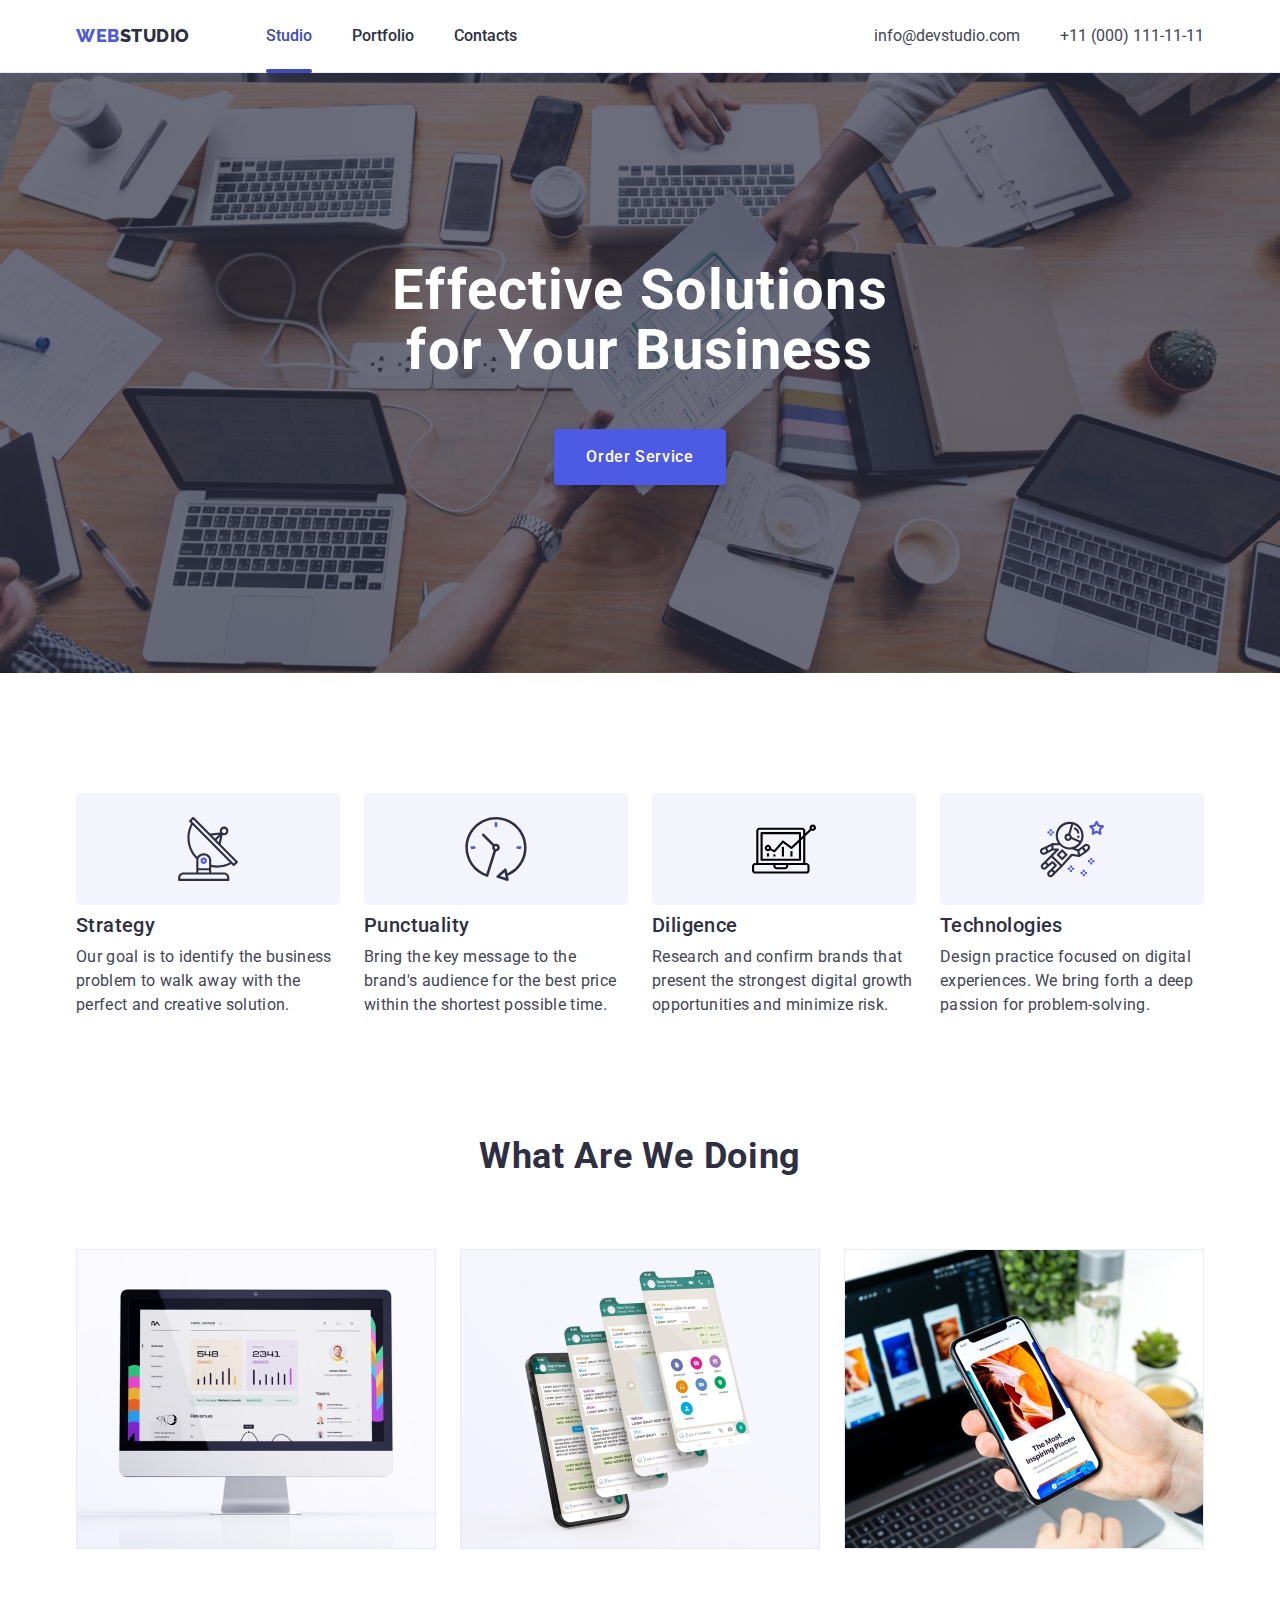
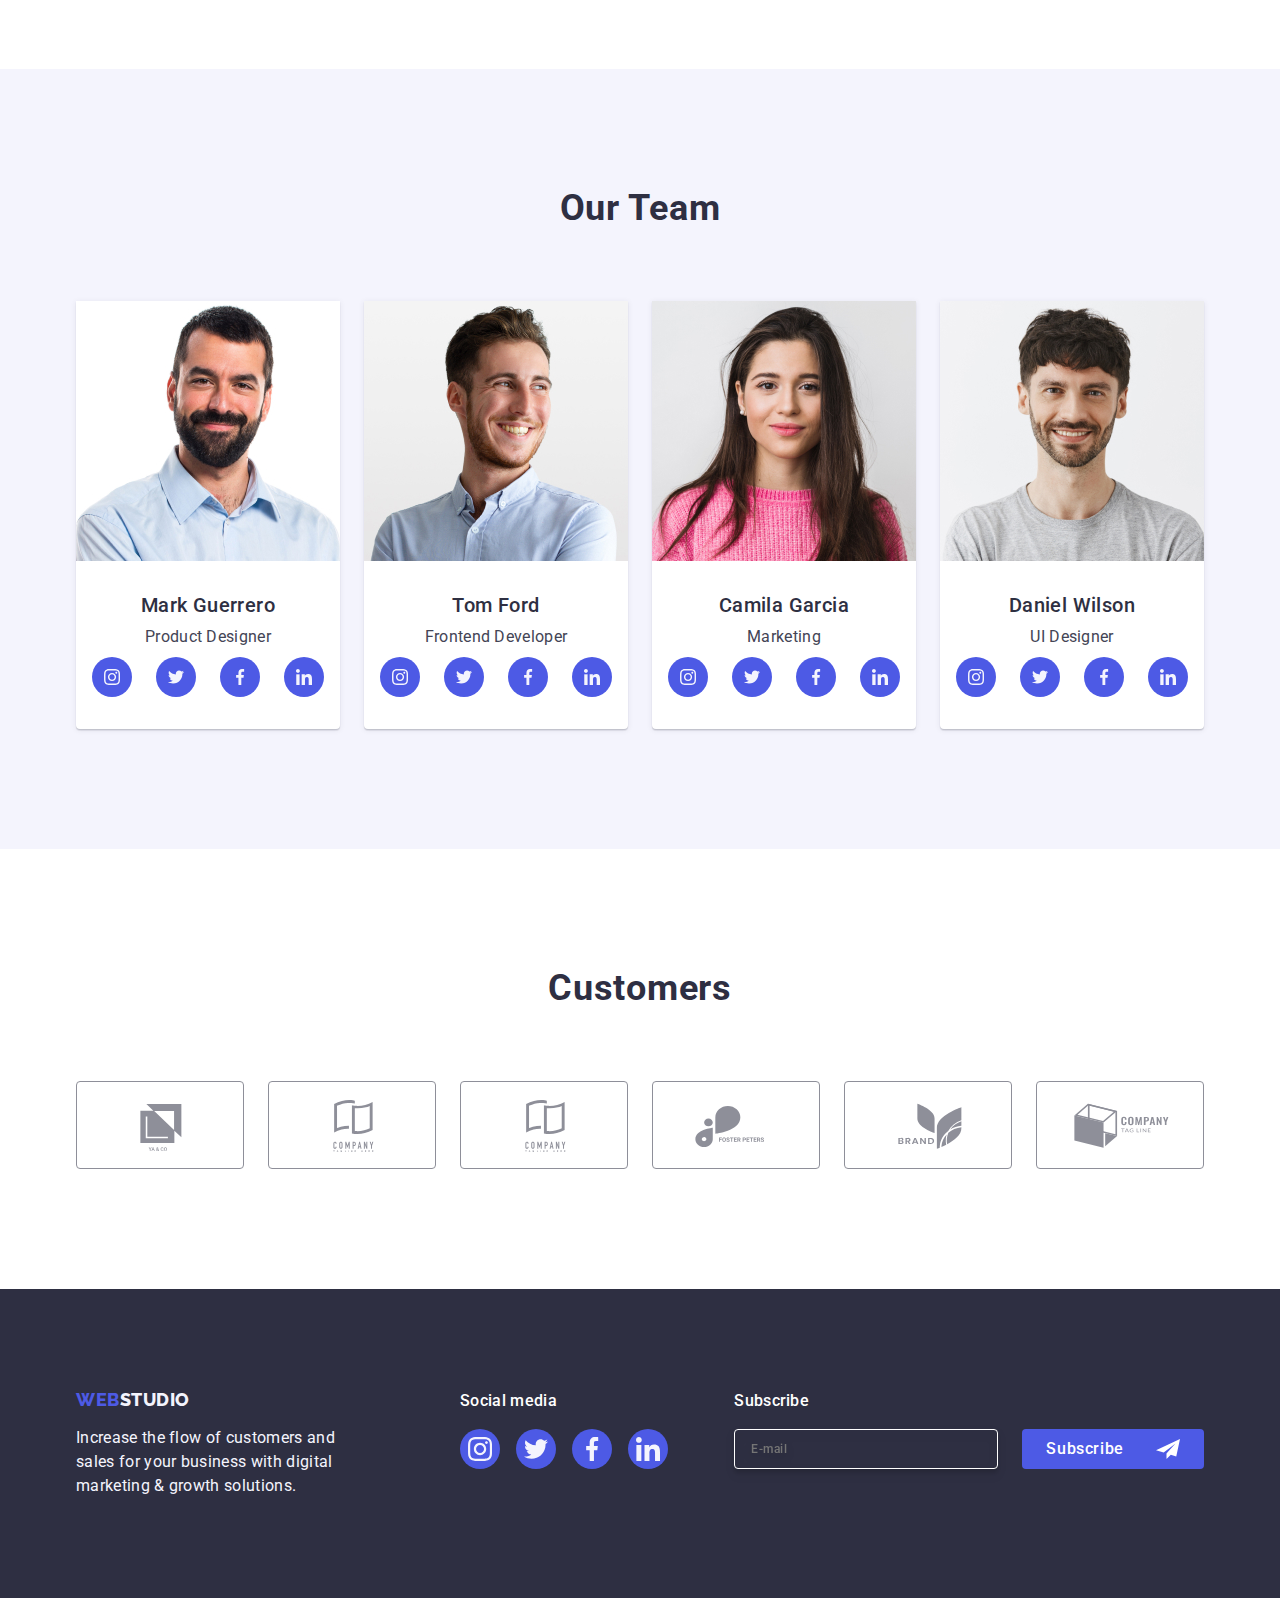
<file: index.html>
<!DOCTYPE html>
<html lang="en">
  <head>
    <meta charset="UTF-8" />
    <meta http-equiv="X-UA-Compatible" content="IE=edge" />
    <meta name="viewport" content="width=device-width, initial-scale=1.0" />
    <title>WebStudio</title>
    <link rel="preconnect" href="https://fonts.googleapis.com" />
    <link rel="preconnect" href="https://fonts.gstatic.com" crossorigin />
    <link
      href="https://fonts.googleapis.com/css2?family=Raleway:wght@800&family=Roboto:wght@400;500;700&display=swap"
      rel="stylesheet"
    />
    <link
      rel="stylesheet"
      href="https://cdn.jsdelivr.net/npm/modern-normalize@2.0.0/modern-normalize.min.css"
    />
    <link rel="stylesheet" href="./css/styles.css" />
  </head>
  <body>
    <!-- Header -->
    <header class="page-header">
      <div class="container page-header-container">
        <nav class="page-navigation">
          <a class="link logotype-blue" href="./index.html"
            >web<span class="logotype-dark">Studio</span></a
          >
          <ul class="list menu">
            <li class="menu-item">
              <a class="link menu-link menu-link-active" href="./index.html"
                >Studio</a
              >
            </li>
            <li class="menu-item">
              <a class="link menu-link" href="./portfolio.html">Portfolio</a>
            </li>
            <li class="menu-item">
              <a class="link menu-link" href="">Contacts</a>
            </li>
          </ul>
        </nav>
        <address class="contact">
          <ul class="list contact-list">
            <li>
              <a class="contact-link link" href="mailto:info@devstudio.com"
                >info@devstudio.com</a
              >
            </li>
            <li>
              <a class="contact-link link" href="tel:+110001111111"
                >+11 (000) 111-11-11</a
              >
            </li>
          </ul>
        </address>
      </div>
    </header>
    <!-- HERO -->
    <main>
      <section class="hero">
        <div class="container">
          <h1 class="topic">
            Effective Solutions <br />
            for Your Business
          </h1>
          <button class="top-button" type="button" data-modal-open>
            Order Service
          </button>
        </div>
      </section>

      <!-- values -->
      <section class="section">
        <div class="container">
          <h2 class="visually-hidden">Our values</h2>
          <ul class="list values-list">
            <li class="benefits-list-item">
              <div class="values-wrapper">
                <svg
                  class="features__icon"
                  aria-label="antenna"
                  width="64"
                  height="64"
                >
                  <use href="./images/icons.svg#icon-antenna"></use>
                </svg>
              </div>
              <h3 class="values">Strategy</h3>
              <p class="description">
                Our goal is to identify the business problem to walk away with
                the perfect and creative solution.
              </p>
            </li>
            <li class="benefits-list-item">
              <div class="values-wrapper">
                <svg
                  class="features__icon"
                  aria-label="antenna"
                  width="64"
                  height="64"
                >
                  <use href="./images/icons.svg#icon-clock"></use>
                </svg>
              </div>
              <h3 class="values">Punctuality</h3>
              <p class="description">
                Bring the key message to the brand's audience for the best price
                within the shortest possible time.
              </p>
            </li>
            <li class="benefits-list-item">
              <div class="values-wrapper">
                <svg
                  class="features__icon"
                  aria-label="antenna"
                  width="64"
                  height="64"
                >
                  <use href="./images/icons.svg#icon-diagram"></use>
                </svg>
              </div>
              <h3 class="values">Diligence</h3>
              <p class="description">
                Research and confirm brands that present the strongest digital
                growth opportunities and minimize risk.
              </p>
            </li>
            <li class="benefits-list-item">
              <div class="values-wrapper">
                <svg
                  class="features__icon"
                  aria-label="antenna"
                  width="64"
                  height="64"
                >
                  <use href="./images/icons.svg#icon-astronaut"></use>
                </svg>
              </div>
              <h3 class="values">Technologies</h3>
              <p class="description">
                Design practice focused on digital experiences. We bring forth a
                deep passion for problem-solving.
              </p>
            </li>
          </ul>
        </div>
      </section>

      <!-- What are we doing -->
      <section class="section-doing">
        <div class="container">
          <h2 class="top-doing">What are we doing</h2>
          <ul class="list doing-list">
            <li class="doing-list-item">
              <img
                src="./images/rectangle-71-2.jpg"
                alt="text1"
                width="360"
                height="300"
              />
            </li>
            <li class="doing-list-item">
              <img
                src="./images/rectangle-71-1.jpg"
                alt="text2"
                width="360"
                height="300"
              />
            </li>
            <li class="doing-list-item">
              <img
                src="./images/rectangle-71.jpg"
                alt="text3"
                width="360"
                height="300"
              />
            </li>
          </ul>
        </div>
      </section>

      <!-- Our Team -->
      <section class="team section">
        <div class="container">
          <h2 class="top-doing">Our Team</h2>
          <ul class="list team-list">
            <li class="team-cell">
              <img
                src="./images/mark.jpg"
                alt="Mark Guerrero"
                width="264"
                height="260"
              />
              <div class="unit">
                <h3 class="team-names">Mark Guerrero</h3>
                <p class="team-staff">Product Designer</p>
                <ul class="team-list-icons list">
                  <li class="team-item-icon">
                    <a href="" class="team-link-icon">
                      <svg
                        class="team-icon"
                        aria-label="icon-instagram"
                        width="16"
                        height="16"
                      >
                        <use href="./images/icons.svg#icon-instagram"></use>
                      </svg>
                    </a>
                  </li>
                  <li class="team-item-icon">
                    <a href="" class="team-link-icon">
                      <svg
                        class="team-icon"
                        aria-label="icon-twitter"
                        width="16"
                        height="16"
                      >
                        <use href="./images/icons.svg#icon-twitter"></use>
                      </svg>
                    </a>
                  </li>
                  <li class="team-item-icon">
                    <a href="" class="team-link-icon">
                      <svg
                        class="team-icon"
                        aria-label="icon-facebook"
                        width="16"
                        height="16"
                      >
                        <use href="./images/icons.svg#icon-facebook"></use>
                      </svg>
                    </a>
                  </li>
                  <li class="team-item-icon">
                    <a href="" class="team-link-icon">
                      <svg
                        class="team-icon"
                        aria-label="icon-linkedin"
                        width="16"
                        height="16"
                      >
                        <use href="./images/icons.svg#icon-linkedin"></use>
                      </svg>
                    </a>
                  </li>
                </ul>
              </div>
            </li>
            <li class="team-cell">
              <img
                src="./images/tom.jpg"
                alt="Tom Ford"
                width="264"
                height="260"
              />
              <div class="unit">
                <h3 class="team-names">Tom Ford</h3>
                <p class="team-staff">Frontend Developer</p>
                <ul class="team-list-icons list">
                  <li class="team-item-icon">
                    <a href="" class="team-link-icon">
                      <svg
                        class="team-icon"
                        aria-label="icon-instagram"
                        width="16"
                        height="16"
                      >
                        <use href="./images/icons.svg#icon-instagram"></use>
                      </svg>
                    </a>
                  </li>
                  <li class="team-item-icon">
                    <a href="" class="team-link-icon">
                      <svg
                        class="team-icon"
                        aria-label="icon-twitter"
                        width="16"
                        height="16"
                      >
                        <use href="./images/icons.svg#icon-twitter"></use>
                      </svg>
                    </a>
                  </li>
                  <li class="team-item-icon">
                    <a href="" class="team-link-icon">
                      <svg
                        class="team-icon"
                        aria-label="icon-facebook"
                        width="16"
                        height="16"
                      >
                        <use href="./images/icons.svg#icon-facebook"></use>
                      </svg>
                    </a>
                  </li>
                  <li class="team-item-icon">
                    <a href="" class="team-link-icon">
                      <svg
                        class="team-icon"
                        aria-label="icon-linkedin"
                        width="16"
                        height="16"
                      >
                        <use href="./images/icons.svg#icon-linkedin"></use>
                      </svg>
                    </a>
                  </li>
                </ul>
              </div>
            </li>
            <li class="team-cell">
              <img
                src="./images/camila.jpg"
                alt="Camila Garcia"
                width="264"
                height="260"
              />
              <div class="unit">
                <h3 class="team-names">Camila Garcia</h3>
                <p class="team-staff">Marketing</p>
                <ul class="team-list-icons list">
                  <li class="team-item-icon">
                    <a href="" class="team-link-icon">
                      <svg
                        class="team-icon"
                        aria-label="icon-instagram"
                        width="16"
                        height="16"
                      >
                        <use href="./images/icons.svg#icon-instagram"></use>
                      </svg>
                    </a>
                  </li>
                  <li class="team-item-icon">
                    <a href="" class="team-link-icon">
                      <svg
                        class="team-icon"
                        aria-label="icon-twitter"
                        width="16"
                        height="16"
                      >
                        <use href="./images/icons.svg#icon-twitter"></use>
                      </svg>
                    </a>
                  </li>
                  <li class="team-item-icon">
                    <a href="" class="team-link-icon">
                      <svg
                        class="team-icon"
                        aria-label="icon-facebook"
                        width="16"
                        height="16"
                      >
                        <use href="./images/icons.svg#icon-facebook"></use>
                      </svg>
                    </a>
                  </li>
                  <li class="team-item-icon">
                    <a href="" class="team-link-icon">
                      <svg
                        class="team-icon"
                        aria-label="icon-linkedin"
                        width="16"
                        height="16"
                      >
                        <use href="./images/icons.svg#icon-linkedin"></use>
                      </svg>
                    </a>
                  </li>
                </ul>
              </div>
            </li>
            <li class="team-cell">
              <img
                src="./images/daniel.jpg"
                alt="Daniel Wilson"
                width="264"
                height="260"
              />
              <div class="unit">
                <h3 class="team-names">Daniel Wilson</h3>
                <p class="team-staff">UI Designer</p>
                <ul class="team-list-icons list">
                  <li class="team-item-icon">
                    <a href="" class="team-link-icon">
                      <svg
                        class="team-icon"
                        aria-label="icon-instagram"
                        width="16"
                        height="16"
                      >
                        <use href="./images/icons.svg#icon-instagram"></use>
                      </svg>
                    </a>
                  </li>
                  <li class="team-item-icon">
                    <a href="" class="team-link-icon">
                      <svg
                        class="team-icon"
                        aria-label="icon-twitter"
                        width="16"
                        height="16"
                      >
                        <use href="./images/icons.svg#icon-twitter"></use>
                      </svg>
                    </a>
                  </li>
                  <li class="team-item-icon">
                    <a href="" class="team-link-icon">
                      <svg
                        class="team-icon"
                        aria-label="icon-facebook"
                        width="16"
                        height="16"
                      >
                        <use href="./images/icons.svg#icon-facebook"></use>
                      </svg>
                    </a>
                  </li>
                  <li class="team-item-icon">
                    <a href="" class="team-link-icon">
                      <svg
                        class="team-icon"
                        aria-label="icon-linkedin"
                        width="16"
                        height="16"
                      >
                        <use href="./images/icons.svg#icon-linkedin"></use>
                      </svg>
                    </a>
                  </li>
                </ul>
              </div>
            </li>
          </ul>
        </div>
      </section>

      <!-- Customers -->
      <section class="customers">
        <div class="container">
          <h2 class="customers-title">Customers</h2>
          <ul class="customers-list list">
            <li class="customers-item">
              <a href="" class="customers-link">
                <svg
                  class="customers-icon"
                  aria-label="customers-icons"
                  width="104"
                  height="56"
                >
                  <use href="./images/icons.svg#icon-ya"></use>
                </svg>
              </a>
            </li>
            <li class="customers-item">
              <a href="" class="customers-link">
                <svg
                  class="customers-icon"
                  aria-label="customers-icons"
                  width="104"
                  height="56"
                >
                  <use href="./images/icons.svg#icon-tagline"></use>
                </svg>
              </a>
            </li>
            <li class="customers-item">
              <a href="" class="customers-link">
                <svg
                  class="customers-icon"
                  aria-label="customers-icons"
                  width="104"
                  height="56"
                >
                  <use href="./images/icons.svg#icon-tagline"></use>
                </svg>
              </a>
            </li>
            <li class="customers-item">
              <a href="" class="customers-link">
                <svg
                  class="customers-icon"
                  aria-label="customers-icons"
                  width="104"
                  height="56"
                >
                  <use href="./images/icons.svg#icon-foster"></use>
                </svg>
              </a>
            </li>
            <li class="customers-item">
              <a href="" class="customers-link">
                <svg
                  class="customers-icon"
                  aria-label="customers-icons"
                  width="104"
                  height="56"
                >
                  <use href="./images/icons.svg#icon-brand"></use>
                </svg>
              </a>
            </li>
            <li class="customers-item">
              <a href="" class="customers-link">
                <svg
                  class="customers-icon"
                  aria-label="customers-icons"
                  width="104"
                  height="56"
                >
                  <use href="./images/icons.svg#icon-tag"></use>
                </svg>
              </a>
            </li>
          </ul>
        </div>
      </section>
    </main>

    <!-- Footer -->
    <footer class="page-footer">
      <div class="container foot-container">
        <div class="footer-logo-wrapper">
          <a class="link logotype-blue" href="./index.html"
            >web<span class="link logotype-white">Studio</span></a
          >
          <p class="description-footer">
            Increase the flow of customers and sales for your business with
            digital marketing & growth solutions.
          </p>
        </div>
        <div>
          <p class="footer-icon-text">Social media</p>
          <ul class="footer-icon-list list">
            <li class="footer-icon-item">
              <a href="" class="footer-icon-link">
                <svg
                  class="footer-icon"
                  aria-label="icon-instagram"
                  width="24"
                  height="24"
                >
                  <use href="./images/icons.svg#icon-instagram"></use>
                </svg>
              </a>
            </li>
            <li class="footer-icon-item">
              <a href="" class="footer-icon-link">
                <svg
                  class="footer-icon"
                  aria-label="icon-twitter"
                  width="24"
                  height="24"
                >
                  <use href="./images/icons.svg#icon-twitter"></use>
                </svg>
              </a>
            </li>
            <li class="footer-icon-item">
              <a href="" class="footer-icon-link">
                <svg
                  class="footer-icon"
                  aria-label="icon-facebook"
                  width="24"
                  height="24"
                >
                  <use href="./images/icons.svg#icon-facebook"></use>
                </svg>
              </a>
            </li>
            <li class="footer-icon-item">
              <a href="" class="footer-icon-link">
                <svg
                  class="footer-icon"
                  aria-label="icon-linkedin"
                  width="24"
                  height="24"
                >
                  <use href="./images/icons.svg#icon-linkedin"></use>
                </svg>
              </a>
            </li>
          </ul>
        </div>
        <div class="footer-subscribe-wrapper">
          <p class="footer-subscribe-text">Subscribe</p>
          <form class="footer-subscribe-form">
            <label class="footer-subscribe-label">
              <input
                class="footer-subscribe-input"
                type="email"
                name="email-field"
                placeholder="E-mail"
              />
            </label>
            <button
              type="submit"
              name="email-subscribe-button"
              class="footer-subscribe-button"
            >
              Subscribe
              <svg
                class="footer-subscribe-icon"
                aria-label="icon-send"
                width="24"
                height="24"
              >
                <use href="./images/icons.svg#icon-telegram"></use>
              </svg>
            </button>
          </form>
        </div>
      </div>
    </footer>

    <!-- ========== modal   ========== -->
    <div class="backdrop is-hidden" data-modal>
      <div class="modal">
        <button type="button" class="close-btn" data-modal-close>
          <svg class="close-btn-icon" width="8" height="8">
            <use href="./images/icons.svg#icon-close-black"></use>
          </svg>
        </button>
        <p class="review-form-description">
          Leave your contacts and we will call you back
        </p>
        <form class="review-form">
          <div class="review-form-field">
            <label class="review-form-field-desc add-name" for="user-name"
              >Name</label
            >
            <div class="review-worm-input-wrapper">
              <input
                class="review-form-input"
                type="text"
                name="user-name"
                id="user-name"
                pattern="['A-Za-zА-Яа-яІіЇїЄєҐґ]+"
                title="Olexa"
                required
              />
              <svg class="review-form-input-icon" width="18" height="24">
                <use href="./images/icons.svg#icon-person-black"></use>
              </svg>
            </div>
          </div>
          <div class="review-form-field">
            <label class="review-form-field-desc" for="user-phone">Phone</label>
            <div class="review-worm-input-wrapper">
              <input
                class="review-form-input"
                type="tel"
                name="user-phone"
                id="user-phone"
                pattern="[0-9]{3}-[0-9]{3}-[0-9]{2}-[0-9]{2}"
                title="xxx-xxx-xx-xx"
                required
              />
              <svg class="review-form-input-icon" width="18" height="24">
                <use href="./images/icons.svg#icon-phone-black"></use>
              </svg>
            </div>
          </div>
          <div class="review-form-field">
            <label class="review-form-field-desc" for="user-email">Email</label>
            <div class="review-worm-input-wrapper">
              <input
                class="review-form-input"
                type="email"
                name="user-email"
                id="user-email"
                required
              />
              <svg class="review-form-input-icon" width="18" height="24">
                <use href="./images/icons.svg#icon-email-black"></use>
              </svg>
            </div>
          </div>
          <div class="review-form-field add-textarea">
            <label class="review-form-field-desc" for="user-comment"
              >Comment</label
            >
            <textarea
              class="review-form-massage"
              name="user-comment"
              id="user-comment"
              placeholder="Text input"
            ></textarea>
          </div>

          <div class="modal-check-wrapper">
            <input
              class="review-form-checkbox visually-hidden"
              type="checkbox"
              name="user-privacy"
              value="true"
              id="user-privacy"
              required
            />
            <label class="review-form-checkbox-label" for="user-privacy">
              <span class="modal-check-box">
                <svg class="review-form-own-checkbox" width="10" height="8">
                  <use href="./images/icons.svg#icon-galka"></use>
                </svg>
              </span>
              I accept the terms and conditions of the&nbsp;
              <a class="review-form-policy-link" href="">Privacy Policy</a>
            </label>
          </div>
          <button class="review-form-button" type="submit">Send</button>
        </form>
      </div>
    </div>
    <script src="./js/modal.js"></script>
  </body>
</html>
</file>
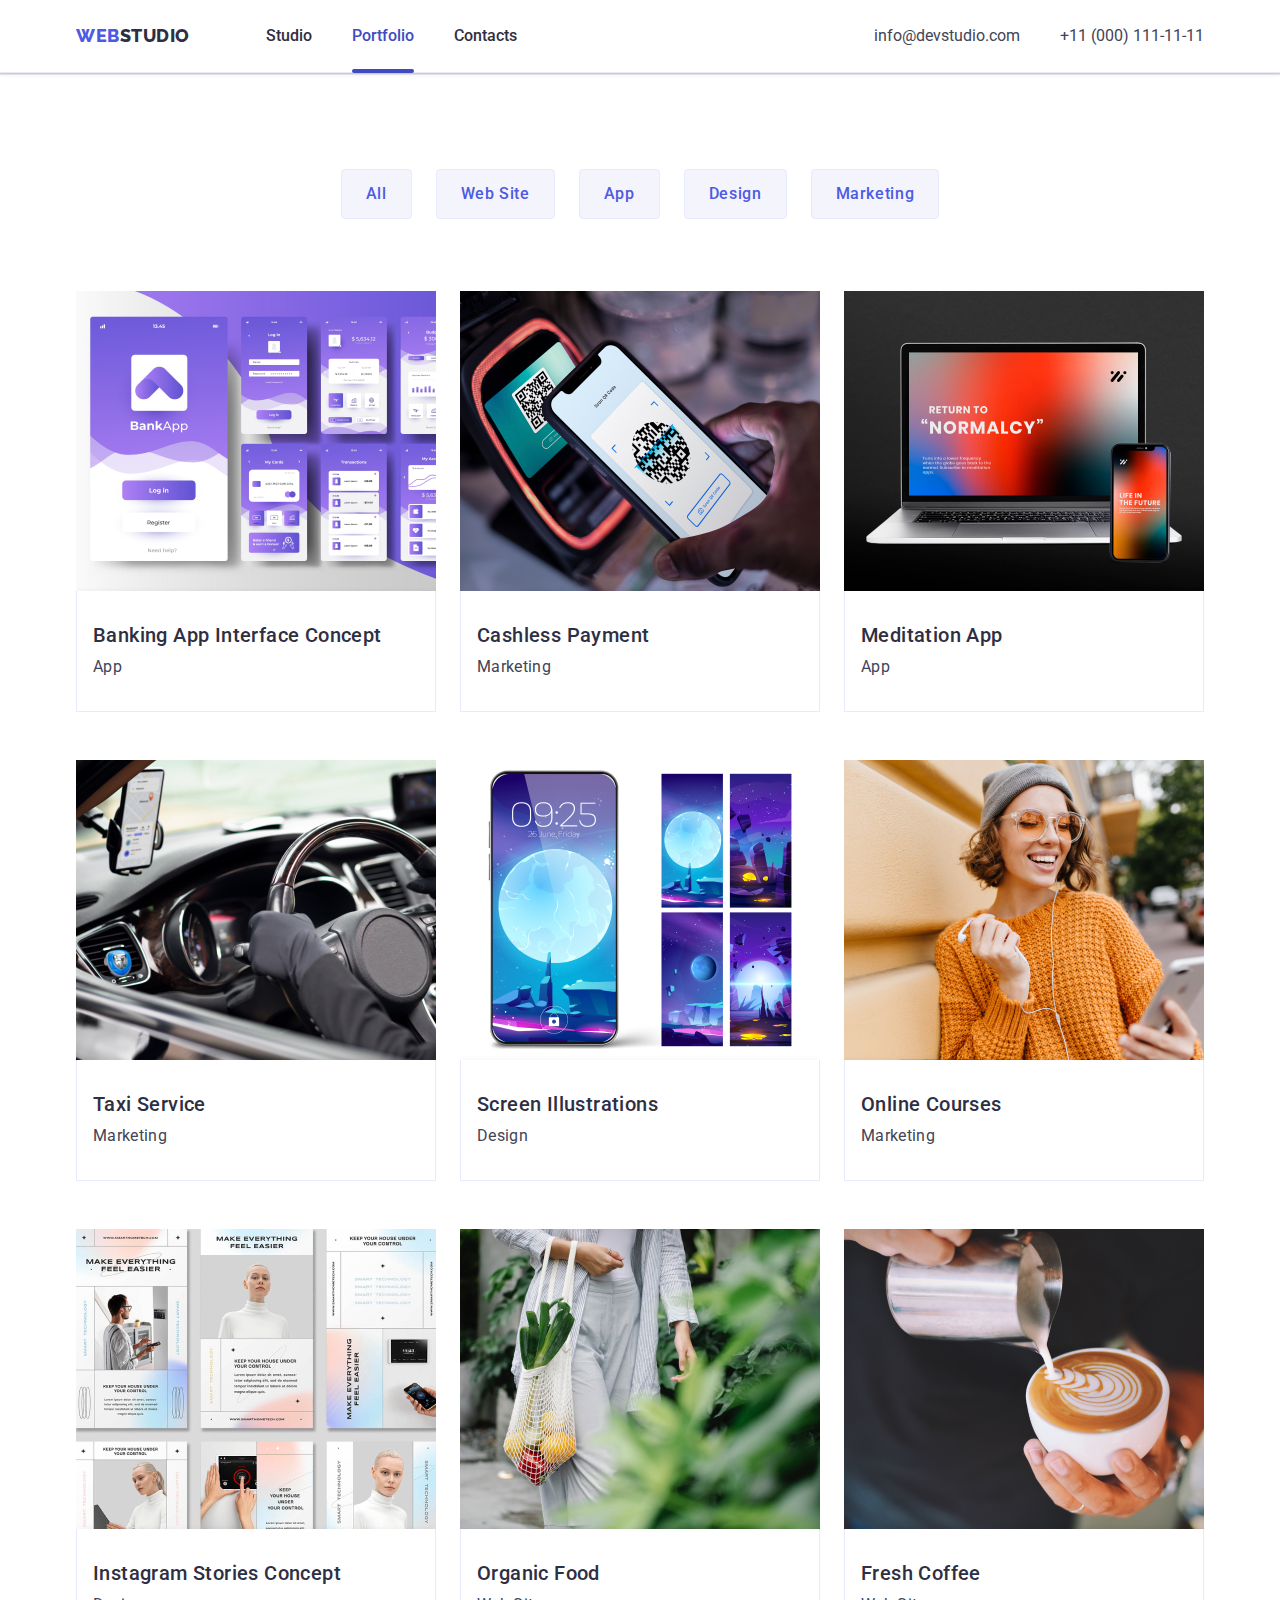
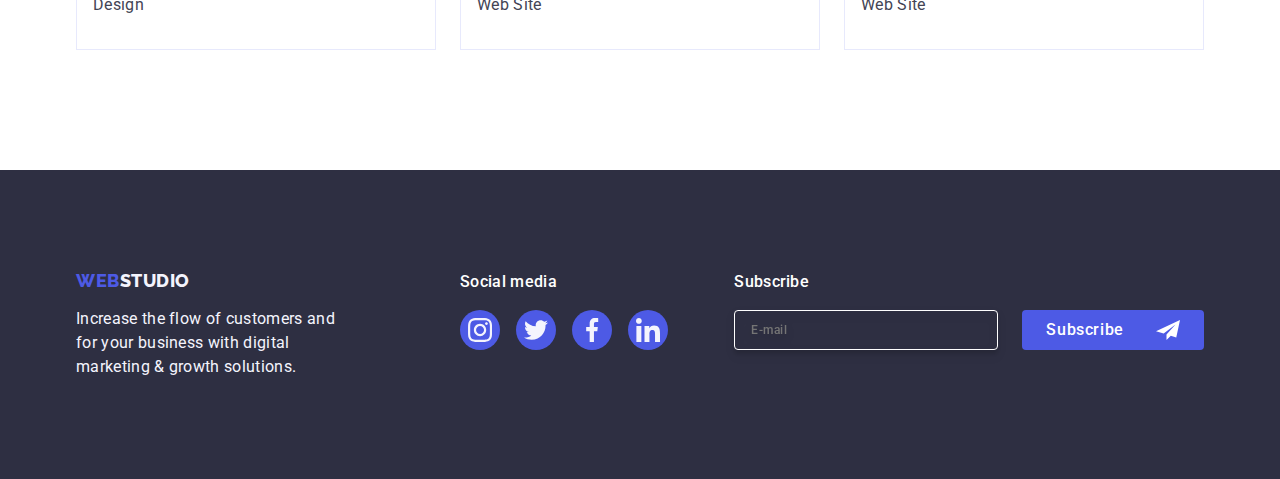
<file: portfolio.html>
<!DOCTYPE html>
<html lang="en">
  <head>
    <meta charset="UTF-8" />
    <meta http-equiv="X-UA-Compatible" content="IE=edge" />
    <meta name="viewport" content="width=device-width, initial-scale=1.0" />
    <title>WebStudio</title>
    <link rel="preconnect" href="https://fonts.googleapis.com" />
    <link rel="preconnect" href="https://fonts.gstatic.com" crossorigin />
    <link
      href="https://fonts.googleapis.com/css2?family=Raleway:wght@800&family=Roboto:wght@400;500;700&display=swap"
      rel="stylesheet"
    />
    <link
      rel="stylesheet"
      href="https://cdn.jsdelivr.net/npm/modern-normalize@2.0.0/modern-normalize.min.css"
    />
    <link rel="stylesheet" href="./css/styles.css" />
  </head>
  <body>
    <!-- Header -->
    <header class="page-header">
      <div class="container page-header-container">
        <nav class="page-navigation">
          <a class="link logotype-blue" href="./index.html"
            >web<span class="link logotype-dark">Studio</span></a
          >
          <ul class="list menu">
            <li class="menu-item">
              <a class="link menu-link" href="./index.html">Studio</a>
            </li>
            <li class="menu-item">
              <a class="link menu-link menu-link-active" href="./portfolio.html"
                >Portfolio</a
              >
            </li>
            <li class="menu-item">
              <a class="link menu-link" href="">Contacts</a>
            </li>
          </ul>
        </nav>
        <address class="contact">
          <ul class="list contact-list">
            <li>
              <a class="contact-link link" href="mailto:info@devstudio.com"
                >info@devstudio.com</a
              >
            </li>
            <li>
              <a class="contact-link link" href="tel:+110001111111"
                >+11 (000) 111-11-11</a
              >
            </li>
          </ul>
        </address>
      </div>
    </header>
    <main>
      <!-- FILTR -->
      <section class="portfolio">
        <div class="container">
          <h1 class="visually-hidden">Portfolio</h1>
          <ul class="list portfolio-buttons">
            <li>
              <button class="portfolio-button" type="button">All</button>
            </li>
            <li>
              <button class="portfolio-button" type="button">Web Site</button>
            </li>
            <li>
              <button class="portfolio-button" type="button">App</button>
            </li>
            <li>
              <button class="portfolio-button" type="button">Design</button>
            </li>
            <li>
              <button class="portfolio-button" type="button">Marketing</button>
            </li>
          </ul>
          <!-- examples -->
          <ul class="list portfolio-list">
            <li class="example-cell">
              <a href="" class="link portfolio-link">
                <div class="portfolio-cell-descriptions">
                  <img
                    class="list"
                    src="./images/img-8.jpg"
                    alt="Banking App Interface Concept"
                    width="360"
                    height="300"
                  />
                  <p class="overlay">
                    14 Stylish and User-Friendly App Design Concepts · Task
                    Manager App · Calorie Tracker App · Exotic Fruit Ecommerce
                    App · Cloud Storage App
                  </p>
                </div>
                <div class="cell">
                  <h2 class="portfolio-cell">Banking App Interface Concept</h2>
                  <p class="portfolio-type">App</p>
                </div></a
              >
            </li>

            <li class="example-cell">
              <a href="" class="link portfolio-link">
                <div class="portfolio-cell-descriptions">
                  <img
                    class="list"
                    src="./images/img-7.jpg"
                    alt="Cashless Payment"
                    width="360"
                    height="300"
                  />
                  <p class="overlay">
                    14 Stylish and User-Friendly App Design Concepts · Task
                    Manager App · Calorie Tracker App · Exotic Fruit Ecommerce
                    App · Cloud Storage App
                  </p>
                </div>
                <div class="cell">
                  <h2 class="portfolio-cell">Cashless Payment</h2>
                  <p class="portfolio-type">Marketing</p>
                </div></a
              >
            </li>
            <li class="example-cell">
              <a href="" class="link portfolio-link">
                <div class="portfolio-cell-descriptions">
                  <img
                    class="list"
                    src="./images/img-6.jpg"
                    alt="Cashless Payment"
                    width="360"
                    height="300"
                  />
                  <p class="overlay">
                    14 Stylish and User-Friendly App Design Concepts · Task
                    Manager App · Calorie Tracker App · Exotic Fruit Ecommerce
                    App · Cloud Storage App
                  </p>
                </div>
                <div class="cell">
                  <h2 class="portfolio-cell">Meditation App</h2>
                  <p class="portfolio-type">App</p>
                </div></a
              >
            </li>
            <li class="example-cell">
              <a href="" class="link portfolio-link">
                <div class="portfolio-cell-descriptions">
                  <img
                    class="list"
                    src="./images/img-5.jpg"
                    alt="Taxi Service"
                    width="360"
                    height="300"
                  />
                  <p class="overlay">
                    14 Stylish and User-Friendly App Design Concepts · Task
                    Manager App · Calorie Tracker App · Exotic Fruit Ecommerce
                    App · Cloud Storage App
                  </p>
                </div>
                <div class="cell">
                  <h2 class="portfolio-cell">Taxi Service</h2>
                  <p class="portfolio-type">Marketing</p>
                </div></a
              >
            </li>
            <li class="example-cell">
              <a href="" class="link portfolio-link">
                <div class="portfolio-cell-descriptions">
                  <img
                    class="list"
                    src="./images/img-4.jpg"
                    alt="Screen Illustrations"
                    width="360"
                    height="300"
                  />
                  <p class="overlay">
                    14 Stylish and User-Friendly App Design Concepts · Task
                    Manager App · Calorie Tracker App · Exotic Fruit Ecommerce
                    App · Cloud Storage App
                  </p>
                </div>
                <div class="cell">
                  <h2 class="portfolio-cell">Screen Illustrations</h2>
                  <p class="portfolio-type">Design</p>
                </div></a
              >
            </li>
            <li class="example-cell">
              <a href="" class="link portfolio-link">
                <div class="portfolio-cell-descriptions">
                  <img
                    class="list"
                    src="./images/img-3.jpg"
                    alt="Online Courses"
                    width="360"
                    height="300"
                  />
                  <p class="overlay">
                    14 Stylish and User-Friendly App Design Concepts · Task
                    Manager App · Calorie Tracker App · Exotic Fruit Ecommerce
                    App · Cloud Storage App
                  </p>
                </div>
                <div class="cell">
                  <h2 class="portfolio-cell">Online Courses</h2>
                  <p class="portfolio-type">Marketing</p>
                </div></a
              >
            </li>
            <li class="example-cell">
              <a href="" class="link portfolio-link">
                <div class="portfolio-cell-descriptions">
                  <img
                    class="list"
                    src="./images/img-2.jpg"
                    alt="Instagram Stories Concept"
                    width="360"
                    height="300"
                  />
                  <p class="overlay">
                    14 Stylish and User-Friendly App Design Concepts · Task
                    Manager App · Calorie Tracker App · Exotic Fruit Ecommerce
                    App · Cloud Storage App
                  </p>
                </div>
                <div class="cell">
                  <h2 class="portfolio-cell">Instagram Stories Concept</h2>
                  <p class="portfolio-type">Design</p>
                </div></a
              >
            </li>
            <li class="example-cell">
              <a href="" class="link portfolio-link">
                <div class="portfolio-cell-descriptions">
                  <img
                    class="list"
                    src="./images/img-1.jpg"
                    alt="Organic Food"
                    width="360"
                    height="300"
                  />
                  <p class="overlay">
                    14 Stylish and User-Friendly App Design Concepts · Task
                    Manager App · Calorie Tracker App · Exotic Fruit Ecommerce
                    App · Cloud Storage App
                  </p>
                </div>
                <div class="cell">
                  <h2 class="portfolio-cell">Organic Food</h2>
                  <p class="portfolio-type">Web Site</p>
                </div></a
              >
            </li>
            <li class="example-cell">
              <a href="" class="link portfolio-link">
                <div class="portfolio-cell-descriptions">
                  <img
                    class="list"
                    src="./images/img.jpg"
                    alt="Fresh Coffee"
                    width="360"
                    height="300"
                  />
                  <p class="overlay">
                    14 Stylish and User-Friendly App Design Concepts · Task
                    Manager App · Calorie Tracker App · Exotic Fruit Ecommerce
                    App · Cloud Storage App
                  </p>
                </div>
                <div class="cell">
                  <h2 class="portfolio-cell">Fresh Coffee</h2>
                  <p class="portfolio-type">Web Site</p>
                </div></a
              >
            </li>
          </ul>
        </div>
      </section>
    </main>
    <!-- Footer -->
    <footer class="page-footer">
      <div class="container foot-container">
        <div class="footer-logo-wrapper">
          <a class="link logotype-blue" href="./index.html"
            >web<span class="link logotype-white">Studio</span></a
          >
          <p class="description-footer">
            Increase the flow of customers and for your business with digital
            marketing & growth solutions.
          </p>
        </div>
        <div>
          <p class="footer-icon-text">Social media</p>
          <ul class="footer-icon-list list">
            <li class="footer-icon-item">
              <a href="" class="footer-icon-link">
                <svg
                  class="footer-icon"
                  aria-label="icon-instagram"
                  width="24"
                  height="24"
                >
                  <use href="./images/icons.svg#icon-instagram"></use>
                </svg>
              </a>
            </li>
            <li class="footer-icon-item">
              <a href="" class="footer-icon-link">
                <svg
                  class="footer-icon"
                  aria-label="icon-twitter"
                  width="24"
                  height="24"
                >
                  <use href="./images/icons.svg#icon-twitter"></use>
                </svg>
              </a>
            </li>
            <li class="footer-icon-item">
              <a href="" class="footer-icon-link">
                <svg
                  class="footer-icon"
                  aria-label="icon-facebook"
                  width="24"
                  height="24"
                >
                  <use href="./images/icons.svg#icon-facebook"></use>
                </svg>
              </a>
            </li>
            <li class="footer-icon-item">
              <a href="" class="footer-icon-link">
                <svg
                  class="footer-icon"
                  aria-label="icon-linkedin"
                  width="24"
                  height="24"
                >
                  <use href="./images/icons.svg#icon-linkedin"></use>
                </svg>
              </a>
            </li>
          </ul>
        </div>
        <div class="footer-subscribe-wrapper">
          <p class="footer-subscribe-text">Subscribe</p>
          <form class="footer-subscribe-form">
            <label class="footer-subscribe-label">
              <input
                class="footer-subscribe-input"
                type="email"
                name="email-field"
                placeholder="E-mail"
              />
            </label>
            <button
              type="submit"
              name="email-subscribe-button"
              class="footer-subscribe-button"
            >
              Subscribe
              <svg
                class="footer-subscribe-icon"
                aria-label="icon-send"
                width="24"
                height="24"
              >
                <use href="./images/icons.svg#icon-telegram"></use>
              </svg>
            </button>
          </form>
        </div>
      </div>
    </footer>
  </body>
</html>
</file>
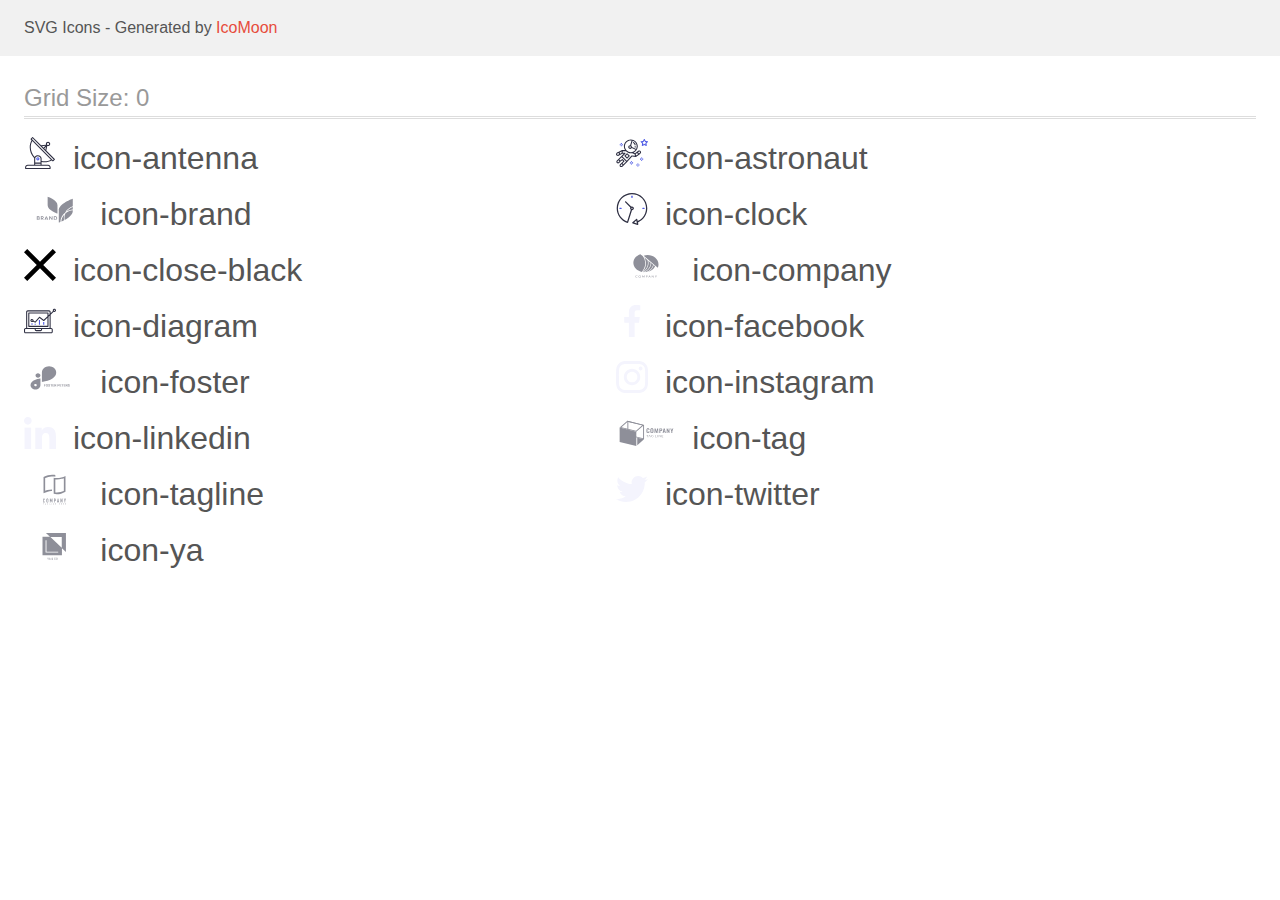
<file: images/icons/icomoon/demo.html>
<!doctype html>
<html>
<head>
    <title>IcoMoon - SVG Icons</title>
    <meta charset="utf-8">
    <meta name="viewport" content="width=device-width, initial-scale=1">
    <link rel="stylesheet" href="demo-files/demo.css">
    <link rel="stylesheet" href="style.css">
</head>
<body>
<svg aria-hidden="true" style="position: absolute; width: 0; height: 0; overflow: hidden;" version="1.1" xmlns="http://www.w3.org/2000/svg" xmlns:xlink="http://www.w3.org/1999/xlink">
<defs>
<symbol id="icon-antenna" viewBox="0 0 32 32">
<path fill="#2e2f42" style="fill: var(--color1, #2e2f42)" d="M30.773 22.098l-8.443-8.505 0.937-4.615c0.242 0.094 0.499 0.144 0.758 0.146h0.006c1.192 0.014 2.17-0.941 2.184-2.133s-0.941-2.17-2.133-2.184c-1.192-0.014-2.17 0.941-2.184 2.133-0.003 0.255 0.039 0.509 0.125 0.749l-4.96 0.605-8.091-8.133c-0.099-0.101-0.235-0.159-0.377-0.16-0.14 0.001-0.274 0.056-0.373 0.155l-1.513 1.504c-0.208 0.208-0.208 0.546 0 0.754l0.814 0.826c-3.153 5.798-2.129 12.978 2.519 17.663 0.043 0.041 0.092 0.074 0.146 0.098-0.034 0.18-0.051 0.364-0.052 0.547v6.187h-6.4c-1.472 0.002-2.665 1.195-2.667 2.667v1.067c0 0.295 0.239 0.533 0.533 0.533h24.533c0.295 0 0.533-0.239 0.533-0.533v-1.067c-0.002-1.472-1.195-2.665-2.667-2.667h-6.4v-2.742c1.003 0.21 2.024 0.317 3.049 0.32 2.458-0.003 4.877-0.615 7.040-1.783l0.818 0.823c0.099 0.101 0.235 0.159 0.377 0.16 0.14-0.001 0.274-0.056 0.373-0.155l1.513-1.504c0.208-0.208 0.208-0.546 0-0.754zM23.28 6.233c0.418-0.415 1.093-0.414 1.509 0.004s0.414 1.093-0.004 1.508c-0.2 0.199-0.47 0.31-0.752 0.31h-0.003c-0.589-0.003-1.064-0.483-1.061-1.072 0.002-0.282 0.115-0.552 0.314-0.751h-0.002zM22.024 9.738l-0.598 2.946-1.175-1.182 1.774-1.763zM21.419 8.836l-1.92 1.909-1.485-1.493 3.405-0.415zM24.004 28.8c0.884 0 1.6 0.716 1.6 1.6v0.533h-23.467v-0.533c0-0.884 0.716-1.6 1.6-1.6h20.267zM16.537 26.667v1.067h-5.333v-1.067h5.333zM11.204 25.6v-4.053c0-1.294 1.196-2.347 2.667-2.347s2.667 1.053 2.667 2.347v4.053h-5.333zM17.604 23.904v-2.357c0-1.882-1.675-3.413-3.733-3.413-1.331-0.020-2.576 0.657-3.281 1.786-4.058-4.274-4.971-10.645-2.279-15.887l18.602 18.708c-2.872 1.461-6.165 1.873-9.309 1.163zM28.893 23.22l-21.057-21.181 0.755-0.752 7.935 7.98c0.004 0 0.006 0.007 0.010 0.010l13.115 13.191-0.757 0.752z"></path>
<path fill="#4d5ae5" style="fill: var(--color2, #4d5ae5)" d="M13.876 20.267h-0.005c-0.884-0.001-1.601 0.714-1.602 1.598s0.714 1.601 1.598 1.602h0.005c0.884 0.001 1.601-0.714 1.602-1.598s-0.714-1.601-1.598-1.602zM14.249 22.245c-0.1 0.1-0.236 0.156-0.378 0.155-0.294-0.002-0.532-0.242-0.53-0.536 0.001-0.141 0.057-0.276 0.157-0.375s0.233-0.154 0.373-0.155c0.295 0.002 0.532 0.242 0.531 0.536-0.001 0.141-0.057 0.276-0.157 0.375h0.005z"></path>
</symbol>
<symbol id="icon-astronaut" viewBox="0 0 32 32">
<path fill="#4d5ae5" style="fill: var(--color2, #4d5ae5)" d="M31.974 4.524c-0.063-0.193-0.229-0.333-0.43-0.363l-1.91-0.278-0.855-1.731c-0.179-0.365-0.777-0.365-0.956 0l-0.855 1.731-1.91 0.278c-0.201 0.029-0.367 0.17-0.431 0.363-0.062 0.193-0.011 0.405 0.135 0.547l1.383 1.348-0.326 1.903c-0.034 0.2 0.048 0.402 0.212 0.522 0.166 0.121 0.382 0.135 0.562 0.040l1.709-0.899 1.709 0.899c0.078 0.041 0.164 0.061 0.249 0.061 0.11 0 0.221-0.034 0.314-0.102 0.164-0.119 0.246-0.322 0.212-0.522l-0.326-1.903 1.383-1.348c0.145-0.142 0.197-0.354 0.135-0.547zM29.511 5.851c-0.125 0.122-0.183 0.299-0.153 0.472l0.191 1.114-1-0.526c-0.078-0.041-0.163-0.061-0.249-0.061s-0.17 0.020-0.249 0.061l-1.001 0.526 0.191-1.114c0.030-0.173-0.028-0.349-0.153-0.472l-0.81-0.789 1.119-0.163c0.174-0.025 0.324-0.134 0.402-0.292l0.5-1.013 0.5 1.013c0.078 0.157 0.228 0.267 0.402 0.292l1.119 0.163-0.809 0.789z"></path>
<path fill="#4d5ae5" style="fill: var(--color2, #4d5ae5)" d="M26.133 20.522h-1.067v1.067h1.067v-1.067z"></path>
<path fill="#4d5ae5" style="fill: var(--color2, #4d5ae5)" d="M26.133 22.656h-1.067v1.067h1.067v-1.067z"></path>
<path fill="#4d5ae5" style="fill: var(--color2, #4d5ae5)" d="M27.2 21.589h-1.067v1.067h1.067v-1.067z"></path>
<path fill="#4d5ae5" style="fill: var(--color2, #4d5ae5)" d="M25.067 21.589h-1.067v1.067h1.067v-1.067z"></path>
<path fill="#4d5ae5" style="fill: var(--color2, #4d5ae5)" d="M22.4 26.389h-1.067v1.067h1.067v-1.067z"></path>
<path fill="#4d5ae5" style="fill: var(--color2, #4d5ae5)" d="M22.4 28.522h-1.067v1.067h1.067v-1.067z"></path>
<path fill="#4d5ae5" style="fill: var(--color2, #4d5ae5)" d="M23.467 27.456h-1.067v1.067h1.067v-1.067z"></path>
<path fill="#4d5ae5" style="fill: var(--color2, #4d5ae5)" d="M21.333 27.456h-1.067v1.067h1.067v-1.067z"></path>
<path fill="#4d5ae5" style="fill: var(--color2, #4d5ae5)" d="M16 24.256h-1.067v1.067h1.067v-1.067z"></path>
<path fill="#4d5ae5" style="fill: var(--color2, #4d5ae5)" d="M16 26.389h-1.067v1.067h1.067v-1.067z"></path>
<path fill="#4d5ae5" style="fill: var(--color2, #4d5ae5)" d="M17.067 25.322h-1.067v1.067h1.067v-1.067z"></path>
<path fill="#4d5ae5" style="fill: var(--color2, #4d5ae5)" d="M14.933 25.322h-1.067v1.067h1.067v-1.067z"></path>
<path fill="#4d5ae5" style="fill: var(--color2, #4d5ae5)" d="M5.867 6.122h-1.067v1.067h1.067v-1.067z"></path>
<path fill="#4d5ae5" style="fill: var(--color2, #4d5ae5)" d="M5.867 8.255h-1.067v1.067h1.067v-1.067z"></path>
<path fill="#4d5ae5" style="fill: var(--color2, #4d5ae5)" d="M6.933 7.189h-1.067v1.067h1.067v-1.067z"></path>
<path fill="#4d5ae5" style="fill: var(--color2, #4d5ae5)" d="M4.8 7.189h-1.067v1.067h1.067v-1.067z"></path>
<path fill="#2e2f42" style="fill: var(--color1, #2e2f42)" d="M24.715 14.159c-0.287-0.388-0.709-0.637-1.188-0.705-0.481-0.068-0.956 0.058-1.34 0.352l-1.252 0.96-1.898 1.417-1.358-0.541c2.421-1.086 4.114-3.508 4.114-6.32 0-3.823-3.123-6.933-6.961-6.933s-6.961 3.11-6.961 6.933c0 1.386 0.414 2.674 1.12 3.758l-2.764-0.024c-0.002 0-0.003 0-0.005 0-0.009 0-0.015 0.004-0.023 0.005-0.053 0.002-0.105 0.013-0.155 0.031-0.013 0.005-0.026 0.008-0.038 0.013-0.006 0.003-0.013 0.003-0.019 0.006l-3.233 1.596c-0.001 0-0.001 0-0.001 0.001l-1.893 0.911c-0.021 0.009-0.042 0.021-0.063 0.035-0.755 0.502-1.012 1.489-0.598 2.295 0.22 0.429 0.595 0.745 1.056 0.889 0.178 0.055 0.359 0.083 0.539 0.083 0.29 0 0.577-0.071 0.839-0.211l1.388-0.738 2.264-1.169 1.357-0.008-5.442 5.416c-0.001 0.001-0.001 0.001-0.002 0.001l-1.339 1.333c-0.316 0.315-0.49 0.732-0.49 1.178s0.174 0.863 0.49 1.179c0.325 0.323 0.752 0.485 1.179 0.485s0.854-0.162 1.18-0.485l1.314-1.309 1.741-1.3 0.901 0.897-1.762 1.754c-0 0.001-0.001 0.001-0.002 0.001l-1.339 1.333c-0.316 0.315-0.49 0.732-0.49 1.178s0.174 0.863 0.49 1.179c0.325 0.323 0.753 0.485 1.18 0.485s0.855-0.162 1.18-0.485l3.482-3.467c0.001-0.001 0.001-0.001 0.001-0.002l1.010-1-0.004-0.004c0.006-0.006 0.015-0.009 0.022-0.015l5.166-5.658 3.471 0.494c0.025 0.004 0.050 0.005 0.075 0.005 0.065 0 0.127-0.015 0.187-0.038 0.018-0.006 0.033-0.015 0.050-0.023 0.019-0.010 0.039-0.015 0.058-0.027l3.213-2.133c0.012-0.008 0.018-0.021 0.029-0.029 0.013-0.010 0.029-0.014 0.041-0.026l1.271-1.191c0.662-0.62 0.753-1.635 0.212-2.362zM2.13 17.77c-0.173 0.093-0.37 0.111-0.558 0.052-0.187-0.058-0.338-0.186-0.427-0.358-0.161-0.314-0.068-0.695 0.214-0.902l1.314-0.632 0.449 1.313-0.992 0.527zM5.628 15.942l-1.548 0.8-0.439-1.283 2.027-1.001-0.040 1.484zM20.727 9.322c0 0.918-0.219 1.785-0.599 2.559l-4.181-1.899c-0.044-0.573-0.341-1.075-0.788-1.388l1.464-4.86c2.378 0.756 4.105 2.974 4.105 5.588zM8.938 9.322c0-3.235 2.644-5.867 5.894-5.867 0.253 0 0.5 0.021 0.745 0.052l-1.432 4.754c-0.019-0.001-0.037-0.006-0.057-0.006-1.033 0-1.873 0.837-1.873 1.867s0.84 1.867 1.873 1.867c0.694 0 1.294-0.383 1.618-0.945l3.862 1.755c-1.075 1.446-2.795 2.39-4.737 2.39-3.25 0-5.894-2.632-5.894-5.867zM14.894 10.122c0 0.441-0.362 0.8-0.806 0.8s-0.806-0.359-0.806-0.8c0-0.441 0.362-0.8 0.806-0.8s0.806 0.359 0.806 0.8zM2.465 25.146c-0.236 0.234-0.619 0.234-0.854 0.001-0.114-0.114-0.176-0.263-0.176-0.423s0.062-0.309 0.176-0.421l0.962-0.958 0.851 0.848-0.959 0.955zM5.679 28.88c-0.236 0.234-0.619 0.235-0.855 0.001-0.114-0.114-0.176-0.263-0.176-0.423s0.062-0.309 0.176-0.421l0.963-0.959 0.852 0.848-0.96 0.955zM9.16 25.411c-0.001 0-0.001 0-0.002 0.001l-1.765 1.76-0.852-0.848 1.763-1.755c0 0 0 0 0-0s0.001-0.001 0.002-0.001c0.040-0.040 0.065-0.088 0.090-0.135 0.007-0.014 0.020-0.026 0.026-0.040 0.017-0.041 0.019-0.085 0.026-0.129 0.003-0.025 0.014-0.047 0.014-0.073 0-0.036-0.013-0.070-0.020-0.106-0.006-0.032-0.006-0.065-0.019-0.095-0.020-0.050-0.055-0.094-0.091-0.138-0.010-0.012-0.014-0.027-0.025-0.038 0 0 0 0-0.001 0s-0.001-0.002-0.001-0.002l-1.607-1.6c-0.017-0.017-0.039-0.024-0.058-0.038-0.028-0.022-0.055-0.042-0.087-0.058-0.030-0.015-0.061-0.024-0.093-0.033-0.034-0.010-0.067-0.017-0.103-0.020-0.033-0.002-0.063 0.001-0.095 0.005-0.036 0.004-0.069 0.009-0.104 0.020-0.034 0.011-0.063 0.027-0.094 0.045-0.020 0.011-0.042 0.015-0.061 0.029l-1.773 1.324-0.901-0.897 2.399-2.386 4.361 4.289-0.928 0.919zM15.979 18.394c-0.015-0.002-0.030 0.004-0.045 0.003-0.039-0.002-0.076 0.001-0.115 0.007-0.030 0.005-0.059 0.011-0.088 0.021-0.034 0.012-0.065 0.028-0.097 0.047-0.030 0.018-0.057 0.037-0.083 0.061-0.013 0.011-0.028 0.017-0.040 0.029l-4.698 5.146-4.328-4.257 2.833-2.818c0.209-0.208 0.21-0.546 0.002-0.755-0.105-0.105-0.243-0.157-0.381-0.156v-0.001l-2.219 0.013 0.028-1.607 3.104 0.027c1.265 1.294 3.029 2.101 4.981 2.101 0.437 0 0.864-0.045 1.279-0.123 0.040 0.032 0.079 0.065 0.13 0.085l2.41 0.96 0.152 0.758 0.178 0.885-3.003-0.427zM20.020 18.572l-0.313-1.558 1.446-1.080 0.947 1.257-2.080 1.381zM23.774 15.741l-0.838 0.785-0.931-1.236 0.831-0.637c0.155-0.119 0.351-0.168 0.543-0.143 0.193 0.027 0.364 0.128 0.48 0.284 0.217 0.292 0.18 0.699-0.085 0.947z"></path>
<path fill="#2e2f42" style="fill: var(--color1, #2e2f42)" d="M13.602 18.544l-2.143-2.133c-0.207-0.207-0.545-0.207-0.753 0l-2.142 2.133c-0.1 0.101-0.157 0.236-0.157 0.378s0.056 0.278 0.157 0.378l2.142 2.133c0.104 0.103 0.241 0.155 0.377 0.155s0.273-0.052 0.376-0.155l2.143-2.133c0.1-0.1 0.157-0.236 0.157-0.378s-0.057-0.278-0.157-0.378zM11.083 20.303l-1.387-1.381 1.387-1.381 1.387 1.381-1.387 1.381z"></path>
<path fill="#2e2f42" style="fill: var(--color1, #2e2f42)" d="M17.164 5.071l-0.258 1.036c0.071 0.018 1.738 0.452 1.738 2.149h1.067c-0-2.017-1.666-2.965-2.547-3.185z"></path>
<path fill="#2e2f42" style="fill: var(--color1, #2e2f42)" d="M19.711 9.322h-1.067v1.067h1.067v-1.067z"></path>
</symbol>
<symbol id="icon-brand" viewBox="0 0 59 32">
<path fill="#8e8f99" style="fill: var(--color3, #8e8f99)" d="M15.31 25.356c0.14 0.156 0.215 0.352 0.211 0.553 0.007 0.131-0.019 0.262-0.075 0.383s-0.143 0.229-0.252 0.316c-0.273 0.185-0.61 0.276-0.951 0.255h-1.671v-3.504h1.637c0.323-0.019 0.644 0.063 0.907 0.233 0.106 0.080 0.189 0.18 0.245 0.294s0.080 0.238 0.073 0.361c0.010 0.193-0.058 0.383-0.19 0.536-0.127 0.139-0.303 0.236-0.498 0.274 0.222 0.036 0.422 0.143 0.565 0.3zM13.349 24.827h0.7c0.159 0.011 0.317-0.031 0.445-0.116 0.053-0.043 0.093-0.096 0.12-0.155s0.037-0.123 0.031-0.187c0.005-0.063-0.006-0.127-0.031-0.186s-0.066-0.113-0.117-0.156c-0.132-0.088-0.295-0.13-0.458-0.118h-0.688v0.919zM14.562 26.171c0.056-0.044 0.1-0.099 0.129-0.161s0.041-0.129 0.036-0.195c0.004-0.068-0.009-0.135-0.038-0.198s-0.074-0.118-0.131-0.162c-0.137-0.091-0.305-0.136-0.475-0.127h-0.734v0.964h0.744c0.167 0.009 0.333-0.034 0.47-0.122z"></path>
<path fill="#8e8f99" style="fill: var(--color3, #8e8f99)" d="M18.657 26.862l-0.911-1.369h-0.342v1.369h-0.783v-3.504h1.483c0.374-0.023 0.743 0.083 1.032 0.298 0.207 0.19 0.332 0.441 0.353 0.707s-0.066 0.529-0.242 0.743c-0.183 0.189-0.433 0.314-0.707 0.356l0.97 1.4h-0.852zM17.403 25.015h0.641c0.445 0 0.667-0.177 0.667-0.531 0.005-0.072-0.008-0.145-0.036-0.212s-0.072-0.13-0.128-0.181c-0.141-0.105-0.322-0.156-0.504-0.142h-0.648l0.008 1.067z"></path>
<path fill="#8e8f99" style="fill: var(--color3, #8e8f99)" d="M22.939 26.157h-1.561l-0.276 0.705h-0.822l1.434-3.465h0.888l1.428 3.465h-0.822l-0.27-0.705zM22.729 25.626l-0.57-1.479-0.57 1.479h1.141z"></path>
<path fill="#8e8f99" style="fill: var(--color3, #8e8f99)" d="M28.299 26.862h-0.778l-1.744-2.383v2.383h-0.776v-3.504h0.776l1.744 2.397v-2.397h0.778v3.504z"></path>
<path fill="#8e8f99" style="fill: var(--color3, #8e8f99)" d="M32.737 26.024c-0.161 0.265-0.406 0.48-0.704 0.618-0.338 0.154-0.714 0.23-1.093 0.221h-1.384v-3.504h1.384c0.378-0.009 0.754 0.065 1.093 0.216 0.298 0.135 0.543 0.348 0.704 0.611 0.16 0.285 0.243 0.6 0.243 0.919s-0.083 0.634-0.243 0.919zM31.847 25.94c0.222-0.233 0.344-0.529 0.344-0.836s-0.122-0.603-0.344-0.836c-0.268-0.211-0.618-0.318-0.974-0.298h-0.54v2.268h0.54c0.355 0.020 0.705-0.087 0.974-0.298z"></path>
<path fill="#8e8f99" style="fill: var(--color3, #8e8f99)" d="M23.425 3.867c0 0 10.038 3.412 9.825 8.349v8.351c0 0-10.031-3.413-9.822-8.351l-0.004-8.349z"></path>
<path fill="#8e8f99" style="fill: var(--color3, #8e8f99)" d="M42.194 18.611c1.896-1.175 4.089-1.902 6.378-2.116v-2.614c-2.638 0.915-4.875 2.575-6.378 4.73z"></path>
<path fill="#8e8f99" style="fill: var(--color3, #8e8f99)" d="M41.054 19.399c1.552-2.813 4.242-4.983 7.517-6.065v-7.532c0 0-14.296 4.86-13.993 11.891v11.889c0 0 0.637-0.217 1.639-0.625 0-0.38 0-0.764 0.046-1.149 0.296-3.264 2.020-6.289 4.792-8.409z"></path>
<path fill="#8e8f99" style="fill: var(--color3, #8e8f99)" d="M39.695 23.815c0.075-0.825 0.243-1.64 0.5-2.434-1.726 1.831-2.772 4.103-2.989 6.497-0.021 0.226-0.032 0.452-0.038 0.685 0.812-0.351 1.757-0.789 2.75-1.304-0.253-1.132-0.328-2.291-0.222-3.443z"></path>
<path fill="#8e8f99" style="fill: var(--color3, #8e8f99)" d="M40.264 23.858c-0.095 1.042-0.036 2.090 0.177 3.117 3.906-2.104 8.294-5.355 8.125-9.284v-0.342c-2.791 0.281-5.401 1.379-7.431 3.126-0.475 1.082-0.769 2.222-0.871 3.383z"></path>
</symbol>
<symbol id="icon-clock" viewBox="0 0 32 32">
<path fill="#2e2f42" style="fill: var(--color1, #2e2f42)" d="M31.297 15.301c-0.002-8.452-6.855-15.303-15.308-15.301s-15.303 6.855-15.301 15.308c0.001 6.658 4.307 12.551 10.649 14.576 0.061 0.019 0.124 0.029 0.187 0.029 0.121-0 0.239-0.032 0.342-0.094 0.135-0.080 0.236-0.207 0.283-0.356l3.865-12.25c1.057-0.005 1.909-0.866 1.903-1.923s-0.866-1.909-1.923-1.903c-0.284 0.001-0.565 0.067-0.82 0.191l-5.106-5.107c-0.253-0.245-0.657-0.238-0.902 0.016-0.239 0.247-0.239 0.639 0 0.886l5.103 5.109c-0.392 0.799-0.168 1.764 0.536 2.309l-3.683 11.673c-7.278-2.681-11.004-10.754-8.323-18.032s10.754-11.004 18.032-8.323c7.278 2.681 11.004 10.754 8.323 18.032-1.31 3.556-4.001 6.431-7.462 7.973l-0.398-1.874c-0.073-0.345-0.411-0.565-0.756-0.492-0.109 0.023-0.209 0.074-0.293 0.148l-3.837 3.426c-0.263 0.234-0.287 0.637-0.052 0.9 0.076 0.085 0.174 0.149 0.283 0.184l4.899 1.564c0.335 0.108 0.694-0.077 0.802-0.412 0.034-0.106 0.040-0.219 0.017-0.328l-0.391-1.839c5.664-2.388 9.342-7.942 9.329-14.089zM15.992 14.664c0.352 0 0.638 0.286 0.638 0.638s-0.286 0.638-0.638 0.638c-0.352 0-0.638-0.285-0.638-0.638s0.285-0.638 0.638-0.638zM18.093 29.528l2.184-1.948 0.603 2.84-2.787-0.892z"></path>
<path fill="#4d5ae5" style="fill: var(--color2, #4d5ae5)" d="M15.354 3.185v1.275c0 0.352 0.285 0.638 0.638 0.638s0.638-0.285 0.638-0.638v-1.275c0-0.352-0.286-0.638-0.638-0.638s-0.638 0.286-0.638 0.638z"></path>
<path fill="#4d5ae5" style="fill: var(--color2, #4d5ae5)" d="M3.876 14.664c-0.352 0-0.638 0.286-0.638 0.638s0.285 0.638 0.638 0.638h1.275c0.352 0 0.638-0.285 0.638-0.638s-0.285-0.638-0.638-0.638h-1.275z"></path>
<path fill="#4d5ae5" style="fill: var(--color2, #4d5ae5)" d="M28.108 15.939c0.352 0 0.638-0.285 0.638-0.638s-0.285-0.638-0.638-0.638h-1.275c-0.352 0-0.638 0.286-0.638 0.638s0.286 0.638 0.638 0.638h1.275z"></path>
</symbol>
<symbol id="icon-close-black" viewBox="0 0 32 32">
<path d="M32 3.223l-3.223-3.223-12.777 12.777-12.777-12.777-3.223 3.223 12.777 12.777-12.777 12.777 3.223 3.223 12.777-12.777 12.777 12.777 3.223-3.223-12.777-12.777 12.777-12.777z"></path>
</symbol>
<symbol id="icon-company" viewBox="0 0 59 32">
<path fill="#8e8f99" style="fill: var(--color3, #8e8f99)" d="M21.034 28.128c0.009 0 0.018 0.002 0.027 0.005s0.016 0.008 0.022 0.014l0.126 0.119c-0.098 0.096-0.219 0.173-0.355 0.225-0.159 0.057-0.331 0.085-0.503 0.081-0.162 0.003-0.323-0.023-0.473-0.076-0.135-0.048-0.257-0.121-0.357-0.213-0.102-0.095-0.18-0.207-0.23-0.329-0.055-0.136-0.082-0.278-0.080-0.422-0.002-0.144 0.027-0.288 0.087-0.423 0.055-0.122 0.138-0.234 0.244-0.329 0.108-0.093 0.237-0.166 0.379-0.214 0.155-0.051 0.321-0.077 0.487-0.076 0.155-0.003 0.309 0.020 0.453 0.069 0.125 0.046 0.24 0.111 0.339 0.19l-0.106 0.127c-0.007 0.009-0.016 0.017-0.027 0.023-0.012 0.007-0.028 0.011-0.043 0.009-0.016-0.001-0.032-0.006-0.046-0.014l-0.057-0.034-0.079-0.043c-0.034-0.016-0.069-0.030-0.106-0.042-0.047-0.014-0.095-0.026-0.144-0.034-0.062-0.010-0.125-0.014-0.188-0.014-0.12-0.001-0.239 0.018-0.35 0.057-0.104 0.036-0.197 0.090-0.274 0.159-0.079 0.073-0.139 0.16-0.178 0.253-0.044 0.107-0.066 0.22-0.065 0.334-0.002 0.116 0.020 0.23 0.065 0.34 0.038 0.093 0.098 0.179 0.175 0.252 0.072 0.068 0.162 0.122 0.262 0.156 0.103 0.036 0.213 0.055 0.325 0.054 0.064 0.001 0.129-0.003 0.192-0.011 0.104-0.011 0.204-0.042 0.292-0.090 0.044-0.025 0.086-0.053 0.125-0.084 0.016-0.013 0.038-0.021 0.060-0.022z"></path>
<path fill="#8e8f99" style="fill: var(--color3, #8e8f99)" d="M24.678 27.532c0.002 0.143-0.027 0.285-0.085 0.419-0.051 0.122-0.132 0.233-0.238 0.326s-0.232 0.166-0.373 0.214c-0.309 0.101-0.65 0.101-0.959 0-0.14-0.049-0.266-0.122-0.371-0.214-0.105-0.095-0.187-0.206-0.24-0.329-0.114-0.271-0.114-0.568 0-0.84 0.054-0.122 0.135-0.235 0.24-0.33 0.106-0.090 0.232-0.16 0.371-0.206 0.308-0.102 0.651-0.102 0.959 0 0.14 0.049 0.267 0.122 0.372 0.214 0.104 0.094 0.185 0.204 0.238 0.325 0.058 0.135 0.087 0.278 0.085 0.422zM24.347 27.532c0.003-0.114-0.018-0.228-0.060-0.337-0.035-0.093-0.093-0.179-0.169-0.252-0.074-0.069-0.165-0.124-0.267-0.159-0.224-0.074-0.473-0.074-0.697 0-0.102 0.035-0.193 0.090-0.267 0.159-0.077 0.073-0.135 0.159-0.17 0.252-0.080 0.219-0.080 0.454 0 0.674 0.036 0.093 0.094 0.179 0.17 0.252 0.074 0.069 0.165 0.123 0.267 0.158 0.225 0.072 0.472 0.072 0.697 0 0.101-0.035 0.192-0.089 0.267-0.158 0.076-0.073 0.133-0.159 0.169-0.252 0.042-0.109 0.063-0.223 0.060-0.337z"></path>
<path fill="#8e8f99" style="fill: var(--color3, #8e8f99)" d="M27.164 27.885l0.033 0.075c0.013-0.027 0.024-0.051 0.036-0.075 0.012-0.025 0.026-0.050 0.041-0.074l0.806-1.252c0.016-0.022 0.030-0.035 0.046-0.039 0.021-0.006 0.044-0.008 0.066-0.007h0.238v2.036h-0.282v-1.497c0-0.019 0-0.040 0-0.063-0.002-0.023-0.002-0.047 0-0.070l-0.811 1.27c-0.010 0.019-0.027 0.035-0.047 0.046s-0.045 0.017-0.069 0.017h-0.046c-0.025 0-0.049-0.006-0.069-0.017s-0.037-0.027-0.047-0.047l-0.834-1.278c0 0.024 0 0.049 0 0.073s0 0.046 0 0.065v1.497h-0.273v-2.032h0.238c0.022-0.001 0.045 0.001 0.066 0.007 0.020 0.008 0.035 0.022 0.044 0.039l0.823 1.253c0.016 0.023 0.030 0.048 0.041 0.073z"></path>
<path fill="#8e8f99" style="fill: var(--color3, #8e8f99)" d="M30.197 27.784v0.763h-0.315v-2.034h0.703c0.133-0.002 0.265 0.013 0.393 0.044 0.102 0.025 0.197 0.068 0.278 0.127 0.070 0.055 0.124 0.123 0.158 0.199 0.037 0.083 0.055 0.171 0.054 0.26 0.001 0.089-0.018 0.178-0.058 0.26-0.038 0.078-0.096 0.148-0.17 0.203-0.081 0.061-0.176 0.107-0.279 0.135-0.123 0.034-0.251 0.049-0.38 0.047l-0.382-0.005zM30.197 27.566h0.382c0.083 0.001 0.165-0.010 0.244-0.031 0.065-0.019 0.125-0.049 0.177-0.088 0.047-0.037 0.084-0.083 0.107-0.135 0.026-0.054 0.039-0.113 0.038-0.171 0.004-0.056-0.007-0.113-0.032-0.166s-0.062-0.1-0.11-0.139c-0.12-0.080-0.272-0.119-0.424-0.109h-0.382v0.838z"></path>
<path fill="#8e8f99" style="fill: var(--color3, #8e8f99)" d="M34.437 28.549h-0.249c-0.025 0.001-0.050-0.006-0.069-0.019-0.018-0.013-0.032-0.029-0.041-0.047l-0.215-0.492h-1.077l-0.222 0.492c-0.008 0.018-0.022 0.034-0.039 0.046-0.020 0.014-0.045 0.021-0.071 0.020h-0.249l0.946-2.036h0.328l0.959 2.036zM32.875 27.793h0.89l-0.375-0.829c-0.029-0.062-0.052-0.126-0.071-0.191l-0.036 0.106c-0.011 0.032-0.024 0.062-0.035 0.086l-0.372 0.828z"></path>
<path fill="#8e8f99" style="fill: var(--color3, #8e8f99)" d="M35.8 26.522c0.019 0.009 0.035 0.021 0.047 0.036l1.38 1.535c0-0.024 0-0.049 0-0.071s0-0.046 0-0.067v-1.442h0.282v2.036h-0.158c-0.022 0.001-0.045-0.004-0.065-0.012-0.020-0.010-0.037-0.023-0.050-0.038l-1.379-1.534c0.002 0.023 0.002 0.047 0 0.070 0 0.023 0 0.043 0 0.062v1.451h-0.282v-2.036h0.167c0.020-0 0.039 0.003 0.057 0.009z"></path>
<path fill="#8e8f99" style="fill: var(--color3, #8e8f99)" d="M39.834 27.739v0.809h-0.316v-0.809l-0.872-1.226h0.282c0.024-0.001 0.048 0.005 0.068 0.018 0.017 0.013 0.032 0.029 0.043 0.046l0.546 0.791c0.022 0.034 0.041 0.065 0.057 0.094s0.028 0.058 0.039 0.086l0.041-0.088c0.015-0.032 0.033-0.063 0.054-0.093l0.538-0.797c0.011-0.016 0.025-0.030 0.041-0.043 0.019-0.014 0.043-0.021 0.068-0.020h0.285l-0.874 1.232z"></path>
<path fill="#8e8f99" style="fill: var(--color3, #8e8f99)" d="M27.008 23.095c0.137 0.015 0.276 0.027 0.416 0.038 2.128-0.813 3.929-2.145 5.176-3.828s1.887-3.643 1.838-5.634l-2.346-2.004c0.477 2.12 0.254 4.313-0.644 6.331s-2.436 3.783-4.441 5.098z"></path>
<path fill="#8e8f99" style="fill: var(--color3, #8e8f99)" d="M26.17 23.002l0.063 0.011c2.143-1.31 3.776-3.138 4.69-5.25s1.064-4.408 0.433-6.594l-3.341-2.854c1.351 2.346 1.895 4.972 1.568 7.572s-1.511 5.067-3.414 7.115z"></path>
<path fill="#8e8f99" style="fill: var(--color3, #8e8f99)" d="M37.5 16.024c-0.568 2.188-1.946 4.162-3.931 5.628-0.58 0.43-1.205 0.814-1.868 1.145 1.616-0.406 3.102-1.123 4.342-2.097s2.202-2.178 2.812-3.52l-1.355-1.156z"></path>
<path fill="#8e8f99" style="fill: var(--color3, #8e8f99)" d="M36.968 15.702l-1.929-1.648c-0.037 1.879-0.662 3.716-1.811 5.318s-2.779 2.914-4.721 3.796h0.009c0.433-0 0.865-0.022 1.295-0.066 1.815-0.633 3.419-1.64 4.667-2.931s2.104-2.827 2.489-4.469z"></path>
<path fill="#8e8f99" style="fill: var(--color3, #8e8f99)" d="M26.449 7.112l-2.301-1.969c-2.057 0.679-3.827 1.873-5.077 3.426s-1.922 3.392-1.928 5.276v0c0.008 2.082 0.828 4.103 2.331 5.742s3.603 2.803 5.967 3.308c2.111-2.197 3.346-4.912 3.528-7.75s-0.701-5.652-2.52-8.032z"></path>
<path fill="#8e8f99" style="fill: var(--color3, #8e8f99)" d="M42.286 15.399c-0.008-2.47-1.161-4.838-3.205-6.585s-4.815-2.731-7.707-2.739c-1.336-0.001-2.661 0.21-3.907 0.621l14.090 12.039c0.482-1.064 0.73-2.196 0.729-3.337z"></path>
</symbol>
<symbol id="icon-diagram" viewBox="0 0 32 32">
<path fill="#4d5ae5" style="fill: var(--color2, #4d5ae5)" d="M14.926 14.965h1.066v4.798h-1.066v-4.797z"></path>
<path fill="#4d5ae5" style="fill: var(--color2, #4d5ae5)" d="M19.19 17.097h1.066v2.665h-1.066v-2.665z"></path>
<path fill="#4d5ae5" style="fill: var(--color2, #4d5ae5)" d="M10.661 18.696h1.066v1.066h-1.066v-1.066z"></path>
<path fill="#4d5ae5" style="fill: var(--color2, #4d5ae5)" d="M7.463 18.163h1.066v1.599h-1.066v-1.599z"></path>
<path fill="#2e2f42" style="fill: var(--color1, #2e2f42)" d="M1.599 28.291h25.587c0.883 0 1.599-0.716 1.599-1.599v-2.132c0-0.883-0.716-1.599-1.599-1.599h-0.533v-13.293l3.028-2.868c0.703 0.346 1.553 0.136 2.013-0.499s0.396-1.508-0.152-2.068-1.42-0.644-2.065-0.198c-0.644 0.446-0.873 1.292-0.542 2.002l-2.281 2.163v-1.23c0-0.883-0.716-1.599-1.599-1.599h-21.322c-0.883 0-1.599 0.716-1.599 1.599v15.992h-0.533c-0.883 0-1.599 0.716-1.599 1.599v2.132c0 0.883 0.716 1.599 1.599 1.599zM30.384 4.837c0.294 0 0.533 0.239 0.533 0.533s-0.239 0.533-0.533 0.533c-0.294 0-0.533-0.239-0.533-0.533s0.239-0.533 0.533-0.533zM3.198 6.969c0-0.294 0.239-0.533 0.533-0.533h21.322c0.294 0 0.533 0.239 0.533 0.533v2.239l-1.066 1.013v-2.186c0-0.294-0.239-0.533-0.533-0.533h-19.19c-0.294 0-0.533 0.239-0.533 0.533v13.326c0 0.294 0.239 0.533 0.533 0.533h19.19c0.294 0 0.533-0.239 0.533-0.533v-9.674l1.066-1.010v12.284h-22.388v-15.992zM7.996 13.899c-0.721-0.002-1.354 0.478-1.546 1.174s0.105 1.433 0.725 1.801c0.62 0.368 1.41 0.276 1.928-0.226l1.853 0.93c0.215 0.108 0.476 0.057 0.636-0.123l3.939-4.431 3.872 2.901c0.208 0.156 0.498 0.139 0.686-0.039l3.365-3.188v8.131h-18.124v-12.26h18.124v2.66l-3.771 3.572-3.904-2.927c-0.222-0.166-0.534-0.135-0.718 0.072l-3.993 4.493-1.493-0.746c0.011-0.064 0.018-0.129 0.020-0.193 0-0.883-0.716-1.599-1.599-1.599zM8.529 15.498c0 0.294-0.239 0.533-0.533 0.533s-0.533-0.239-0.533-0.533c0-0.294 0.239-0.533 0.533-0.533s0.533 0.239 0.533 0.533zM11.727 24.027h5.331v0.533c0 0.294-0.239 0.533-0.533 0.533h-4.264c-0.294 0-0.533-0.239-0.533-0.533v-0.533zM1.066 24.56c0-0.294 0.239-0.533 0.533-0.533h9.062v0.533c0 0.883 0.716 1.599 1.599 1.599h4.264c0.883 0 1.599-0.716 1.599-1.599v-0.533h9.062c0.294 0 0.533 0.239 0.533 0.533v2.132c0 0.294-0.239 0.533-0.533 0.533h-25.587c-0.294 0-0.533-0.239-0.533-0.533v-2.132z"></path>
</symbol>
<symbol id="icon-facebook" viewBox="0 0 32 32">
<path fill="#f4f4fd" style="fill: var(--color4, #f4f4fd)" d="M21.329 5.313h2.921v-5.088c-0.504-0.069-2.237-0.225-4.256-0.225-4.212 0-7.097 2.649-7.097 7.519v4.481h-4.648v5.688h4.648v14.312h5.699v-14.311h4.46l0.708-5.688h-5.169v-3.919c0.001-1.644 0.444-2.769 2.735-2.769z"></path>
</symbol>
<symbol id="icon-foster" viewBox="0 0 59 32">
<path fill="#8e8f99" style="fill: var(--color3, #8e8f99)" d="M13.759 12.296h-0.002c-1.363 0-2.468 0.996-2.468 2.225v0.002c0 1.229 1.105 2.225 2.468 2.225h0.002c1.363 0 2.468-0.996 2.468-2.225v-0.002c0-1.229-1.105-2.225-2.468-2.225z"></path>
<path fill="#8e8f99" style="fill: var(--color3, #8e8f99)" d="M31.978 11.585c-0.004-1.707-0.758-3.343-2.096-4.551s-3.153-1.887-5.047-1.891v0c-1.894 0.003-3.709 0.683-5.049 1.89s-2.094 2.844-2.098 4.552v9.414c0 0 14.288-1.435 14.289-9.412v-0.001z"></path>
<path fill="#8e8f99" style="fill: var(--color3, #8e8f99)" d="M6.286 24.088c0.003 1.188 0.528 2.326 1.46 3.166s2.194 1.314 3.511 1.317c1.317-0.003 2.579-0.477 3.511-1.317s1.456-1.978 1.46-3.165v-6.55c0 0-9.942 0.999-9.942 6.549zM11.257 25.262c-0.258 0-0.509-0.069-0.723-0.198s-0.381-0.312-0.479-0.527c-0.098-0.214-0.124-0.45-0.074-0.678s0.174-0.437 0.356-0.601c0.182-0.164 0.414-0.276 0.666-0.321s0.514-0.022 0.752 0.067c0.238 0.089 0.441 0.239 0.584 0.432s0.219 0.42 0.219 0.652c0.001 0.154-0.033 0.308-0.098 0.45s-0.161 0.273-0.282 0.382c-0.121 0.11-0.265 0.196-0.423 0.256s-0.328 0.090-0.499 0.090v-0.004z"></path>
<path fill="#8e8f99" style="fill: var(--color3, #8e8f99)" d="M20.348 23.151v2.438h-0.502v-2.438h0.502zM21.319 24.193v0.392h-1.108v-0.392h1.108zM21.436 23.151v0.393h-1.225v-0.393h1.225zM23.73 24.313v0.116c0 0.185-0.025 0.352-0.075 0.499s-0.121 0.273-0.213 0.377c-0.091 0.103-0.201 0.181-0.328 0.236-0.126 0.055-0.266 0.082-0.42 0.082-0.153 0-0.293-0.027-0.42-0.082-0.126-0.055-0.235-0.133-0.328-0.236-0.093-0.104-0.165-0.229-0.216-0.377-0.050-0.147-0.075-0.314-0.075-0.499v-0.116c0-0.186 0.025-0.353 0.075-0.499 0.050-0.147 0.121-0.273 0.213-0.377 0.093-0.104 0.202-0.183 0.328-0.238 0.127-0.055 0.267-0.082 0.42-0.082 0.154 0 0.294 0.027 0.42 0.082 0.127 0.055 0.237 0.134 0.328 0.238 0.093 0.104 0.164 0.229 0.214 0.377 0.051 0.146 0.077 0.313 0.077 0.499zM23.222 24.429v-0.119c0-0.13-0.012-0.243-0.035-0.342s-0.058-0.181-0.104-0.248c-0.046-0.067-0.102-0.117-0.167-0.151-0.066-0.035-0.141-0.052-0.226-0.052s-0.16 0.017-0.226 0.052c-0.065 0.034-0.12 0.084-0.166 0.151-0.045 0.067-0.079 0.15-0.102 0.248s-0.035 0.212-0.035 0.342v0.119c0 0.128 0.012 0.242 0.035 0.342 0.023 0.098 0.058 0.181 0.104 0.249 0.046 0.067 0.102 0.118 0.167 0.152s0.141 0.052 0.226 0.052c0.085 0 0.16-0.017 0.226-0.052s0.121-0.085 0.166-0.152c0.045-0.068 0.079-0.151 0.102-0.249 0.023-0.099 0.035-0.213 0.035-0.342zM25.36 24.951c0-0.044-0.007-0.083-0.020-0.117-0.012-0.036-0.036-0.068-0.070-0.097-0.035-0.030-0.083-0.060-0.146-0.089s-0.143-0.059-0.243-0.090c-0.11-0.036-0.215-0.076-0.315-0.12-0.098-0.045-0.185-0.097-0.261-0.156-0.075-0.060-0.134-0.13-0.177-0.209-0.042-0.079-0.064-0.171-0.064-0.276 0-0.102 0.022-0.194 0.067-0.276 0.045-0.084 0.107-0.155 0.188-0.214 0.080-0.060 0.175-0.107 0.285-0.139 0.11-0.032 0.232-0.049 0.363-0.049 0.18 0 0.337 0.032 0.47 0.097s0.238 0.153 0.311 0.266c0.075 0.113 0.112 0.242 0.112 0.387h-0.499c0-0.071-0.015-0.134-0.045-0.188-0.029-0.055-0.074-0.098-0.134-0.129-0.059-0.031-0.134-0.047-0.224-0.047-0.087 0-0.16 0.013-0.218 0.040-0.058 0.026-0.102 0.061-0.131 0.105-0.029 0.044-0.044 0.093-0.044 0.147 0 0.041 0.010 0.079 0.030 0.112 0.021 0.034 0.052 0.065 0.094 0.094s0.092 0.056 0.152 0.082 0.13 0.051 0.209 0.075c0.133 0.040 0.249 0.085 0.35 0.136 0.102 0.050 0.186 0.107 0.254 0.169s0.119 0.133 0.154 0.213c0.035 0.079 0.052 0.169 0.052 0.27 0 0.106-0.021 0.201-0.062 0.285s-0.101 0.155-0.179 0.213c-0.078 0.058-0.171 0.102-0.28 0.132s-0.229 0.045-0.363 0.045c-0.12 0-0.239-0.016-0.357-0.047-0.117-0.032-0.224-0.081-0.32-0.146-0.095-0.065-0.171-0.147-0.228-0.248s-0.085-0.219-0.085-0.357h0.504c0 0.076 0.012 0.14 0.035 0.193s0.056 0.095 0.099 0.127c0.044 0.032 0.095 0.056 0.154 0.070 0.060 0.014 0.126 0.022 0.198 0.022 0.087 0 0.158-0.012 0.214-0.037 0.057-0.025 0.099-0.059 0.126-0.102 0.028-0.044 0.042-0.093 0.042-0.147zM27.294 23.151v2.438h-0.501v-2.438h0.501zM28.044 23.151v0.393h-1.989v-0.393h1.989zM29.966 25.197v0.392h-1.297v-0.392h1.297zM28.832 23.151v2.438h-0.502v-2.438h0.502zM29.797 24.144v0.382h-1.128v-0.382h1.128zM29.964 23.151v0.393h-1.296v-0.393h1.296zM30.259 23.151h0.909c0.186 0 0.346 0.028 0.48 0.084 0.135 0.056 0.239 0.138 0.311 0.248s0.109 0.244 0.109 0.404c0 0.131-0.022 0.243-0.067 0.337-0.044 0.093-0.105 0.17-0.186 0.233-0.079 0.061-0.172 0.11-0.28 0.147l-0.159 0.084h-0.79l-0.003-0.392h0.588c0.088 0 0.161-0.016 0.219-0.047s0.102-0.075 0.131-0.131c0.030-0.056 0.045-0.121 0.045-0.194 0-0.078-0.015-0.146-0.044-0.203s-0.073-0.1-0.132-0.131c-0.059-0.030-0.133-0.045-0.223-0.045h-0.407v2.044h-0.502v-2.438zM31.621 25.589l-0.556-1.087 0.531-0.003 0.562 1.066v0.023h-0.537zM34.258 24.72h-0.621v-0.392h0.621c0.096 0 0.174-0.016 0.234-0.047 0.060-0.032 0.104-0.077 0.132-0.134s0.042-0.121 0.042-0.192c0-0.073-0.014-0.14-0.042-0.203s-0.072-0.113-0.132-0.151-0.138-0.057-0.234-0.057h-0.447v2.044h-0.502v-2.438h0.949c0.191 0 0.354 0.035 0.49 0.104 0.137 0.068 0.242 0.162 0.315 0.283s0.109 0.258 0.109 0.413c0 0.157-0.036 0.294-0.109 0.409s-0.177 0.204-0.315 0.266c-0.136 0.063-0.3 0.094-0.49 0.094zM37.154 25.197v0.392h-1.297v-0.392h1.297zM36.021 23.151v2.438h-0.502v-2.438h0.502zM36.985 24.144v0.382h-1.128v-0.382h1.128zM37.153 23.151v0.393h-1.296v-0.393h1.296zM38.571 23.151v2.438h-0.501v-2.438h0.501zM39.321 23.151v0.393h-1.989v-0.393h1.989zM41.242 25.197v0.392h-1.297v-0.392h1.297zM40.109 23.151v2.438h-0.502v-2.438h0.502zM41.073 24.144v0.382h-1.128v-0.382h1.128zM41.241 23.151v0.393h-1.296v-0.393h1.296zM41.535 23.151h0.909c0.186 0 0.347 0.028 0.48 0.084 0.135 0.056 0.239 0.138 0.311 0.248s0.109 0.244 0.109 0.404c0 0.131-0.022 0.243-0.067 0.337-0.044 0.093-0.105 0.17-0.186 0.233-0.079 0.061-0.172 0.11-0.28 0.147l-0.159 0.084h-0.79l-0.003-0.392h0.588c0.088 0 0.161-0.016 0.219-0.047s0.102-0.075 0.131-0.131c0.030-0.056 0.045-0.121 0.045-0.194 0-0.078-0.014-0.146-0.044-0.203s-0.073-0.1-0.132-0.131c-0.059-0.030-0.133-0.045-0.223-0.045h-0.407v2.044h-0.502v-2.438zM42.898 25.589l-0.556-1.087 0.531-0.003 0.563 1.066v0.023h-0.537zM45.001 24.951c0-0.044-0.007-0.083-0.020-0.117-0.012-0.036-0.036-0.068-0.070-0.097-0.035-0.030-0.083-0.060-0.146-0.089s-0.143-0.059-0.243-0.090c-0.111-0.036-0.215-0.076-0.315-0.12-0.098-0.045-0.185-0.097-0.261-0.156-0.075-0.060-0.134-0.13-0.178-0.209-0.042-0.079-0.064-0.171-0.064-0.276 0-0.102 0.022-0.194 0.067-0.276 0.045-0.084 0.107-0.155 0.188-0.214 0.080-0.060 0.175-0.107 0.285-0.139 0.111-0.032 0.232-0.049 0.363-0.049 0.18 0 0.337 0.032 0.47 0.097s0.238 0.153 0.311 0.266c0.075 0.113 0.112 0.242 0.112 0.387h-0.499c0-0.071-0.015-0.134-0.045-0.188-0.029-0.055-0.074-0.098-0.134-0.129-0.059-0.031-0.134-0.047-0.224-0.047-0.087 0-0.16 0.013-0.218 0.040-0.058 0.026-0.102 0.061-0.131 0.105-0.029 0.044-0.044 0.093-0.044 0.147 0 0.041 0.010 0.079 0.030 0.112 0.021 0.034 0.052 0.065 0.094 0.094s0.092 0.056 0.152 0.082 0.13 0.051 0.209 0.075c0.133 0.040 0.249 0.085 0.35 0.136 0.102 0.050 0.186 0.107 0.254 0.169s0.119 0.133 0.154 0.213c0.035 0.079 0.052 0.169 0.052 0.27 0 0.106-0.021 0.201-0.062 0.285s-0.101 0.155-0.179 0.213c-0.078 0.058-0.171 0.102-0.28 0.132s-0.229 0.045-0.363 0.045c-0.12 0-0.239-0.016-0.357-0.047-0.117-0.032-0.224-0.081-0.32-0.146-0.095-0.065-0.171-0.147-0.228-0.248s-0.085-0.219-0.085-0.357h0.504c0 0.076 0.012 0.14 0.035 0.193s0.056 0.095 0.099 0.127c0.044 0.032 0.095 0.056 0.154 0.070 0.060 0.014 0.126 0.022 0.198 0.022 0.087 0 0.158-0.012 0.214-0.037 0.057-0.025 0.099-0.059 0.126-0.102 0.028-0.044 0.042-0.093 0.042-0.147z"></path>
</symbol>
<symbol id="icon-instagram" viewBox="0 0 32 32">
<path fill="#f4f4fd" style="fill: var(--color4, #f4f4fd)" d="M31.969 9.408c-0.075-1.7-0.35-2.869-0.744-3.882-0.406-1.075-1.031-2.038-1.85-2.838-0.8-0.813-1.769-1.444-2.832-1.844-1.019-0.394-2.182-0.669-3.882-0.744-1.713-0.081-2.257-0.1-6.601-0.1s-4.888 0.019-6.595 0.094c-1.7 0.075-2.869 0.35-3.882 0.744-1.075 0.406-2.038 1.031-2.838 1.85-0.813 0.8-1.444 1.769-1.844 2.832-0.394 1.019-0.669 2.182-0.744 3.882-0.081 1.713-0.1 2.257-0.1 6.601s0.019 4.888 0.094 6.595c0.075 1.7 0.35 2.869 0.744 3.882 0.406 1.075 1.038 2.038 1.85 2.838 0.8 0.813 1.769 1.444 2.832 1.844 1.019 0.394 2.182 0.669 3.882 0.744 1.706 0.075 2.25 0.094 6.595 0.094s4.888-0.019 6.595-0.094c1.7-0.075 2.869-0.35 3.882-0.744 2.151-0.832 3.851-2.532 4.682-4.682 0.394-1.019 0.669-2.182 0.744-3.882 0.075-1.707 0.094-2.25 0.094-6.595s-0.006-4.888-0.081-6.595zM29.087 22.473c-0.069 1.563-0.331 2.407-0.55 2.969-0.538 1.394-1.644 2.501-3.038 3.038-0.563 0.219-1.413 0.481-2.969 0.55-1.688 0.075-2.194 0.094-6.464 0.094s-4.782-0.019-6.464-0.094c-1.563-0.069-2.407-0.331-2.969-0.55-0.694-0.256-1.325-0.663-1.838-1.194-0.531-0.519-0.938-1.144-1.194-1.838-0.219-0.563-0.481-1.413-0.55-2.969-0.075-1.688-0.094-2.194-0.094-6.464s0.019-4.782 0.094-6.464c0.069-1.563 0.331-2.407 0.55-2.969 0.256-0.694 0.663-1.325 1.2-1.838 0.519-0.531 1.144-0.938 1.838-1.194 0.563-0.219 1.413-0.481 2.969-0.55 1.688-0.075 2.194-0.094 6.464-0.094 4.276 0 4.782 0.019 6.464 0.094 1.563 0.069 2.407 0.331 2.969 0.55 0.694 0.256 1.325 0.662 1.838 1.194 0.531 0.519 0.938 1.144 1.194 1.838 0.219 0.563 0.481 1.413 0.55 2.969 0.075 1.688 0.094 2.194 0.094 6.464s-0.019 4.77-0.094 6.458z"></path>
<path fill="#f4f4fd" style="fill: var(--color4, #f4f4fd)" d="M16.059 7.783c-4.538 0-8.22 3.682-8.22 8.22s3.682 8.22 8.22 8.22c4.539 0 8.22-3.682 8.22-8.22s-3.682-8.22-8.22-8.22zM16.059 21.335c-2.944 0-5.332-2.388-5.332-5.332s2.388-5.332 5.332-5.332c2.944 0 5.332 2.388 5.332 5.332s-2.388 5.332-5.332 5.332z"></path>
<path fill="#f4f4fd" style="fill: var(--color4, #f4f4fd)" d="M26.524 7.458c0 1.060-0.859 1.919-1.919 1.919s-1.919-0.859-1.919-1.919c0-1.060 0.859-1.919 1.919-1.919s1.919 0.859 1.919 1.919z"></path>
</symbol>
<symbol id="icon-linkedin" viewBox="0 0 32 32">
<path fill="#f4f4fd" style="fill: var(--color4, #f4f4fd)" d="M31.992 32v-0.001h0.008v-11.736c0-5.741-1.236-10.164-7.948-10.164-3.227 0-5.392 1.771-6.276 3.449h-0.093v-2.913h-6.364v21.364h6.627v-10.579c0-2.785 0.528-5.479 3.977-5.479 3.399 0 3.449 3.179 3.449 5.657v10.401h6.62z"></path>
<path fill="#f4f4fd" style="fill: var(--color4, #f4f4fd)" d="M0.528 10.636h6.635v21.364h-6.635v-21.364z"></path>
<path fill="#f4f4fd" style="fill: var(--color4, #f4f4fd)" d="M3.843-0c-2.121 0-3.843 1.721-3.843 3.843s1.721 3.879 3.843 3.879c2.121 0 3.843-1.757 3.843-3.879-0.001-2.121-1.723-3.843-3.843-3.843v0z"></path>
</symbol>
<symbol id="icon-tag" viewBox="0 0 59 32">
<path fill="#8e8f99" style="fill: var(--color3, #8e8f99)" d="M30.588 15.682c-0.254-0.338-0.375-0.737-0.346-1.138v-1.65c0-0.506 0.115-0.89 0.344-1.153s0.624-0.394 1.183-0.393c0.525 0 0.898 0.112 1.119 0.336 0.24 0.286 0.358 0.635 0.331 0.987v0.388h-0.94v-0.393c0.003-0.129-0.006-0.257-0.027-0.384-0.014-0.087-0.061-0.168-0.134-0.228-0.096-0.066-0.218-0.097-0.34-0.089-0.129-0.008-0.256 0.025-0.358 0.094-0.082 0.067-0.136 0.156-0.156 0.252-0.027 0.135-0.039 0.271-0.037 0.408v2.003c-0.015 0.193 0.027 0.387 0.121 0.562 0.047 0.059 0.112 0.107 0.188 0.136s0.16 0.041 0.242 0.032c0.12 0.009 0.24-0.024 0.333-0.091 0.077-0.066 0.126-0.151 0.14-0.243 0.022-0.133 0.032-0.267 0.029-0.401v-0.406h0.94v0.371c0.026 0.367-0.088 0.732-0.325 1.038-0.216 0.245-0.584 0.368-1.125 0.368s-0.949-0.131-1.181-0.403z"></path>
<path fill="#8e8f99" style="fill: var(--color3, #8e8f99)" d="M34.501 15.699c-0.237-0.257-0.356-0.631-0.356-1.127v-1.736c0-0.49 0.119-0.861 0.356-1.113s0.634-0.377 1.191-0.376c0.553 0 0.947 0.125 1.185 0.376 0.237 0.252 0.358 0.623 0.358 1.113v1.736c0 0.49-0.121 0.866-0.362 1.125s-0.634 0.388-1.181 0.388-0.951-0.131-1.191-0.386zM36.129 15.282c0.085-0.161 0.124-0.337 0.113-0.514v-2.126c0.011-0.173-0.027-0.346-0.111-0.504-0.048-0.061-0.114-0.109-0.192-0.138s-0.164-0.040-0.248-0.030c-0.084-0.010-0.17 0-0.248 0.030s-0.145 0.078-0.193 0.138c-0.086 0.157-0.124 0.33-0.113 0.504v2.136c-0.012 0.177 0.027 0.353 0.113 0.514 0.055 0.054 0.122 0.098 0.198 0.127s0.158 0.045 0.242 0.045 0.166-0.015 0.242-0.045c0.076-0.030 0.143-0.073 0.198-0.127v-0.010z"></path>
<path fill="#8e8f99" style="fill: var(--color3, #8e8f99)" d="M38.364 11.398h1.012l0.761 3.203 0.778-3.203h0.984l0.099 4.623h-0.728l-0.078-3.213-0.751 3.213h-0.584l-0.778-3.225-0.072 3.225h-0.735l0.092-4.623z"></path>
<path fill="#8e8f99" style="fill: var(--color3, #8e8f99)" d="M43.133 11.398h1.576c0.908 0 1.362 0.438 1.362 1.313 0 0.838-0.478 1.257-1.434 1.256h-0.537v2.055h-0.973l0.006-4.623zM44.479 13.373c0.096 0.011 0.194 0.003 0.286-0.022s0.177-0.067 0.249-0.124c0.112-0.156 0.161-0.339 0.14-0.522 0.005-0.141-0.011-0.282-0.047-0.42-0.014-0.046-0.038-0.089-0.072-0.127s-0.075-0.069-0.123-0.093c-0.135-0.056-0.284-0.081-0.434-0.074h-0.377v1.382h0.377z"></path>
<path fill="#8e8f99" style="fill: var(--color3, #8e8f99)" d="M47.474 11.398h1.045l1.072 4.623h-0.907l-0.212-1.066h-0.932l-0.218 1.066h-0.92l1.072-4.623zM48.366 14.419l-0.364-1.941-0.364 1.941h0.728z"></path>
<path fill="#8e8f99" style="fill: var(--color3, #8e8f99)" d="M50.456 11.398h0.681l1.303 2.637v-2.637h0.807v4.623h-0.648l-1.311-2.753v2.753h-0.835l0.002-4.623z"></path>
<path fill="#8e8f99" style="fill: var(--color3, #8e8f99)" d="M55.139 14.258l-1.084-2.854h0.912l0.661 1.833 0.621-1.833h0.893l-1.070 2.854v1.763h-0.934v-1.763z"></path>
<path fill="#8e8f99" style="fill: var(--color3, #8e8f99)" d="M32.090 18.042v0.242h-0.794v1.879h-0.333v-1.879h-0.798v-0.242h1.924z"></path>
<path fill="#8e8f99" style="fill: var(--color3, #8e8f99)" d="M34.578 20.163h-0.257c-0.026 0.001-0.052-0.006-0.072-0.020-0.019-0.012-0.034-0.029-0.043-0.049l-0.23-0.504h-1.101l-0.23 0.504c-0.007 0.021-0.019 0.041-0.035 0.057-0.020 0.014-0.046 0.021-0.072 0.020h-0.257l0.973-2.12h0.339l0.984 2.112zM32.968 19.375h0.918l-0.389-0.863c-0.029-0.065-0.053-0.132-0.072-0.2-0.014 0.040-0.025 0.079-0.037 0.112l-0.035 0.089-0.385 0.861z"></path>
<path fill="#8e8f99" style="fill: var(--color3, #8e8f99)" d="M36.256 19.954c0.061 0.003 0.122 0.003 0.183 0 0.053-0.005 0.105-0.013 0.156-0.025 0.048-0.010 0.094-0.023 0.14-0.039 0.043-0.015 0.086-0.034 0.13-0.052v-0.477h-0.389c-0.010 0-0.019-0.001-0.028-0.004s-0.017-0.007-0.024-0.013c-0.006-0.005-0.011-0.011-0.015-0.017s-0.005-0.014-0.005-0.021v-0.163h0.755v0.813c-0.062 0.038-0.127 0.072-0.195 0.101-0.069 0.030-0.142 0.054-0.216 0.072-0.080 0.020-0.161 0.035-0.243 0.044-0.094 0.009-0.189 0.014-0.284 0.013-0.168 0.001-0.334-0.026-0.49-0.079-0.146-0.051-0.278-0.126-0.389-0.222-0.108-0.097-0.194-0.211-0.251-0.336-0.061-0.141-0.092-0.29-0.090-0.44-0.002-0.151 0.028-0.301 0.088-0.443 0.056-0.126 0.141-0.24 0.251-0.336 0.111-0.095 0.243-0.17 0.389-0.22 0.167-0.054 0.343-0.081 0.521-0.079 0.091-0 0.181 0.006 0.27 0.018 0.079 0.011 0.157 0.029 0.232 0.054 0.068 0.022 0.133 0.050 0.195 0.084 0.060 0.033 0.116 0.070 0.169 0.111l-0.093 0.131c-0.007 0.012-0.018 0.022-0.032 0.029s-0.029 0.011-0.044 0.011c-0.022-0.001-0.042-0.006-0.060-0.017-0.029-0.013-0.060-0.030-0.095-0.050-0.041-0.022-0.085-0.041-0.13-0.057-0.058-0.020-0.118-0.036-0.179-0.047-0.081-0.013-0.164-0.019-0.247-0.018-0.128-0.001-0.256 0.019-0.376 0.059-0.108 0.037-0.206 0.095-0.286 0.168-0.081 0.076-0.142 0.166-0.181 0.264-0.087 0.23-0.087 0.477 0 0.707 0.043 0.1 0.109 0.191 0.195 0.267 0.080 0.073 0.177 0.13 0.284 0.168 0.124 0.037 0.255 0.051 0.385 0.042z"></path>
<path fill="#8e8f99" style="fill: var(--color3, #8e8f99)" d="M39.357 19.921h1.062v0.242h-1.387v-2.12h0.333l-0.008 1.879z"></path>
<path fill="#8e8f99" style="fill: var(--color3, #8e8f99)" d="M41.524 20.162h-0.333v-2.12h0.333v2.12z"></path>
<path fill="#8e8f99" style="fill: var(--color3, #8e8f99)" d="M42.761 18.052c0.020 0.010 0.037 0.023 0.051 0.039l1.422 1.598c-0.002-0.025-0.002-0.050 0-0.076 0-0.023 0-0.047 0-0.069v-1.511h0.29v2.129h-0.167c-0.025 0.002-0.050-0.002-0.072-0.012-0.020-0.011-0.038-0.024-0.053-0.040l-1.42-1.597c0 0.025 0 0.049 0 0.072s0 0.045 0 0.066v1.511h-0.278v-2.12h0.173c0.019 0 0.037 0.003 0.054 0.010z"></path>
<path fill="#8e8f99" style="fill: var(--color3, #8e8f99)" d="M46.973 18.042v0.233h-1.179v0.7h0.955v0.225h-0.955v0.724h1.179v0.233h-1.521v-2.115h1.521z"></path>
<path fill="#8e8f99" style="fill: var(--color3, #8e8f99)" d="M12.112 4.948l14.772 3.619v12.683l-14.772-3.618v-12.685zM11.164 3.867v14.382l16.666 4.084v-14.38l-16.666-4.086z"></path>
<path fill="#8e8f99" style="fill: var(--color3, #8e8f99)" d="M20.096 29.009l-16.667-4.088v-14.381l16.667 4.086v14.382z"></path>
<path fill="#8e8f99" style="fill: var(--color3, #8e8f99)" d="M11.44 4.785l14.58 3.574-6.2 5.352-14.582-3.576 6.202-5.35zM11.164 3.867l-7.735 6.675 16.667 4.086 7.733-6.675-16.666-4.086z"></path>
<path fill="#8e8f99" style="fill: var(--color3, #8e8f99)" d="M21.034 28.2l6.796-5.866-6.796-1.667v7.532z"></path>
</symbol>
<symbol id="icon-tagline" viewBox="0 0 59 32">
<path fill="#8e8f99" style="fill: var(--color3, #8e8f99)" d="M28.636 3.391h-0.078c-0.12-0.007-0.24-0.010-0.36-0.013v0h-0.26c-0.227 0-0.458 0.006-0.688 0.017-0.017-0.001-0.035-0.001-0.052 0-2.082 0.118-4.123 0.638-6.009 1.533l-0.247 0.119v12.652l0.578-0.196c0.507-0.174 1.048-0.331 1.607-0.477 1.512-0.388 3.065-0.595 4.626-0.615v1.662c-0.207 0.002-0.408 0.007-0.609 0.017h-0.048c-1.201 0.066-2.393 0.249-3.559 0.546-1.477 0.37-2.901 0.925-4.24 1.652v-16.227c1.39-0.811 2.888-1.42 4.448-1.809 1.37-0.354 2.778-0.535 4.192-0.541h0.244c0.292 0.007 0.577 0.020 0.844 0.041 0.705 0.049 1.404 0.161 2.089 0.333v1.636c-0.666-0.155-1.342-0.257-2.024-0.305-0.014-0.001-0.028-0.002-0.042-0.004-0.141-0.012-0.282-0.024-0.414-0.024zM31.516 5.064c0.363 0.028 0.739 0.041 1.119 0.041 1.487-0.005 2.967-0.195 4.407-0.565 1.476-0.371 2.9-0.927 4.238-1.654v15.938c-1.391 0.81-2.889 1.419-4.449 1.809-1.37 0.352-2.778 0.533-4.192 0.539-1.071 0.009-2.14-0.117-3.18-0.375v-16.041c0.246 0.057 0.499 0.109 0.756 0.153 0.422 0.071 0.867 0.123 1.301 0.155zM39.627 5.187l-0.578 0.195c-0.532 0.179-1.068 0.339-1.607 0.481-1.57 0.403-3.183 0.61-4.804 0.616-0.377 0-0.724-0.010-1.060-0.032l-0.461-0.030v13.015l0.396 0.035c0.367 0.032 0.746 0.048 1.128 0.048 1.276-0.005 2.547-0.17 3.783-0.49 1.018-0.255 2.008-0.611 2.956-1.062l0.247-0.119v-12.656z"></path>
<path fill="#8e8f99" style="fill: var(--color3, #8e8f99)" d="M20.421 25.836c-0.083-0.086-0.183-0.154-0.294-0.199s-0.23-0.066-0.349-0.061c-0.127-0.002-0.253 0.022-0.372 0.070-0.108 0.043-0.207 0.108-0.289 0.19-0.082 0.083-0.145 0.182-0.186 0.291-0.045 0.114-0.068 0.236-0.067 0.359v2.168c-0.005 0.153 0.024 0.305 0.085 0.445 0.051 0.111 0.125 0.21 0.217 0.291 0.087 0.073 0.188 0.126 0.298 0.154 0.105 0.030 0.214 0.045 0.324 0.045 0.121 0.001 0.24-0.025 0.35-0.076 0.108-0.047 0.207-0.116 0.289-0.201 0.081-0.084 0.145-0.183 0.189-0.291 0.046-0.109 0.070-0.227 0.069-0.346v-0.243h-0.567v0.193c0.002 0.066-0.010 0.132-0.033 0.193-0.018 0.046-0.047 0.088-0.082 0.122-0.035 0.028-0.075 0.050-0.119 0.062-0.038 0.013-0.078 0.020-0.119 0.020-0.051 0.006-0.102-0.002-0.149-0.022s-0.087-0.053-0.117-0.094c-0.053-0.087-0.080-0.188-0.075-0.291v-2.021c-0.004-0.112 0.020-0.223 0.069-0.324 0.029-0.046 0.071-0.082 0.12-0.105s0.104-0.032 0.157-0.025c0.049-0.002 0.097 0.008 0.141 0.030s0.082 0.053 0.112 0.092c0.063 0.083 0.097 0.186 0.094 0.291v0.187h0.561v-0.221c0.001-0.13-0.022-0.258-0.069-0.379-0.042-0.114-0.106-0.217-0.189-0.305z"></path>
<path fill="#8e8f99" style="fill: var(--color3, #8e8f99)" d="M23.788 25.811c-0.181-0.153-0.409-0.237-0.645-0.238-0.115 0-0.23 0.021-0.338 0.061-0.11 0.039-0.212 0.1-0.299 0.177-0.094 0.084-0.169 0.188-0.22 0.304-0.057 0.132-0.085 0.276-0.082 0.42v2.079c-0.004 0.146 0.024 0.292 0.082 0.426 0.051 0.112 0.126 0.211 0.22 0.291 0.087 0.080 0.188 0.143 0.299 0.183 0.108 0.040 0.223 0.061 0.338 0.061s0.23-0.021 0.338-0.061c0.113-0.041 0.217-0.103 0.306-0.183 0.090-0.081 0.163-0.18 0.214-0.291 0.058-0.134 0.086-0.279 0.082-0.426v-2.079c0.003-0.144-0.025-0.288-0.082-0.42-0.050-0.115-0.123-0.218-0.214-0.304zM23.523 28.614c0.005 0.055-0.003 0.111-0.022 0.163s-0.050 0.099-0.090 0.138c-0.075 0.063-0.169 0.097-0.267 0.097s-0.192-0.034-0.267-0.097c-0.040-0.038-0.071-0.085-0.090-0.138s-0.027-0.108-0.022-0.163v-2.079c-0.005-0.055 0.003-0.111 0.022-0.163s0.050-0.099 0.090-0.138c0.075-0.063 0.169-0.097 0.267-0.097s0.192 0.034 0.267 0.097c0.040 0.038 0.071 0.085 0.090 0.138s0.027 0.108 0.022 0.163v2.079z"></path>
<path fill="#8e8f99" style="fill: var(--color3, #8e8f99)" d="M28.21 29.543v-3.936h-0.545l-0.716 2.084h-0.010l-0.721-2.084h-0.539v3.936h0.562v-2.395h0.010l0.551 1.693h0.28l0.555-1.693h0.010v2.395h0.562z"></path>
<path fill="#8e8f99" style="fill: var(--color3, #8e8f99)" d="M31.405 25.882c-0.087-0.097-0.196-0.171-0.318-0.215-0.132-0.043-0.269-0.063-0.408-0.061h-0.836v3.936h0.561v-1.537h0.289c0.175 0.008 0.349-0.029 0.506-0.108 0.128-0.071 0.234-0.175 0.308-0.301 0.065-0.105 0.109-0.221 0.129-0.343 0.022-0.148 0.032-0.298 0.030-0.448 0.005-0.189-0.013-0.378-0.055-0.562-0.037-0.136-0.108-0.261-0.207-0.362zM31.116 27.082c-0.002 0.071-0.020 0.141-0.052 0.205-0.032 0.061-0.083 0.109-0.145 0.138-0.083 0.037-0.174 0.054-0.265 0.049h-0.256v-1.338h0.289c0.087-0.004 0.174 0.013 0.253 0.049 0.058 0.033 0.104 0.084 0.132 0.145 0.031 0.069 0.047 0.144 0.049 0.219 0 0.083 0 0.17 0 0.262s0.006 0.186 0 0.27h-0.006z"></path>
<path fill="#8e8f99" style="fill: var(--color3, #8e8f99)" d="M34.061 25.606h-0.46l-0.867 3.936h0.561l0.165-0.846h0.765l0.165 0.846h0.561l-0.889-3.936zM33.544 28.161l0.276-1.427h0.010l0.275 1.427h-0.561z"></path>
<path fill="#8e8f99" style="fill: var(--color3, #8e8f99)" d="M37.685 27.978h-0.010l-0.847-2.371h-0.539v3.936h0.561v-2.367h0.012l0.857 2.367h0.528v-3.936h-0.561v2.371z"></path>
<path fill="#8e8f99" style="fill: var(--color3, #8e8f99)" d="M41.113 25.606l-0.451 1.565h-0.012l-0.451-1.565h-0.594l0.77 2.273v1.664h0.561v-1.664l0.77-2.273h-0.594z"></path>
<path fill="#8e8f99" style="fill: var(--color3, #8e8f99)" d="M18.857 30.654h0.27v0.759h0.184v-0.759h0.269v-0.155h-0.723v0.155z"></path>
<path fill="#8e8f99" style="fill: var(--color3, #8e8f99)" d="M21.13 30.498l-0.354 0.914h0.195l0.075-0.208h0.364l0.078 0.208h0.2l-0.363-0.914h-0.195zM21.101 31.051l0.124-0.339 0.124 0.339h-0.249z"></path>
<path fill="#8e8f99" style="fill: var(--color3, #8e8f99)" d="M23.376 31.076h0.211v0.118c-0.062 0.049-0.138 0.076-0.217 0.077-0.037 0.002-0.074-0.005-0.107-0.020s-0.063-0.038-0.086-0.067c-0.048-0.070-0.072-0.154-0.068-0.238 0-0.203 0.088-0.305 0.263-0.305 0.046-0.005 0.092 0.008 0.13 0.034s0.065 0.066 0.077 0.111l0.181-0.035c-0.039-0.179-0.168-0.269-0.387-0.269-0.117-0.003-0.232 0.039-0.319 0.118-0.046 0.045-0.082 0.1-0.104 0.161s-0.032 0.126-0.027 0.19c-0.005 0.125 0.036 0.248 0.117 0.343 0.045 0.046 0.099 0.082 0.159 0.105s0.124 0.033 0.188 0.029c0.143 0.004 0.282-0.048 0.387-0.145v-0.36h-0.396v0.154z"></path>
<path fill="#8e8f99" style="fill: var(--color3, #8e8f99)" d="M25.67 30.498h-0.185v0.914h0.64v-0.155h-0.455v-0.759z"></path>
<path fill="#8e8f99" style="fill: var(--color3, #8e8f99)" d="M27.61 30.498h-0.185v0.914h0.185v-0.914z"></path>
<path fill="#8e8f99" style="fill: var(--color3, #8e8f99)" d="M29.506 31.109l-0.374-0.61h-0.179v0.914h0.172v-0.597l0.367 0.597h0.184v-0.914h-0.169v0.61z"></path>
<path fill="#8e8f99" style="fill: var(--color3, #8e8f99)" d="M31.221 31.010h0.455v-0.155h-0.455v-0.201h0.49v-0.155h-0.675v0.914h0.694v-0.155h-0.509v-0.247z"></path>
<path fill="#8e8f99" style="fill: var(--color3, #8e8f99)" d="M35.378 30.859h-0.36v-0.36h-0.184v0.914h0.184v-0.4h0.36v0.4h0.184v-0.914h-0.184v0.36z"></path>
<path fill="#8e8f99" style="fill: var(--color3, #8e8f99)" d="M37.103 31.010h0.457v-0.155h-0.457v-0.201h0.492v-0.155h-0.675v0.914h0.692v-0.155h-0.509v-0.247z"></path>
<path fill="#8e8f99" style="fill: var(--color3, #8e8f99)" d="M39.442 31.010c0.159-0.025 0.24-0.109 0.24-0.254 0.005-0.039-0.001-0.078-0.017-0.114s-0.041-0.067-0.073-0.089c-0.083-0.042-0.175-0.060-0.267-0.054h-0.387v0.914h0.184v-0.382h0.036c0.039-0.002 0.078 0.005 0.114 0.020 0.027 0.017 0.049 0.040 0.065 0.067l0.2 0.291h0.22l-0.111-0.179c-0.049-0.088-0.119-0.163-0.202-0.219zM39.257 30.884h-0.136v-0.23h0.145c0.063-0.005 0.126 0.002 0.186 0.022 0.013 0.012 0.024 0.026 0.031 0.043s0.010 0.034 0.009 0.052c-0.001 0.018-0.006 0.035-0.014 0.051s-0.020 0.029-0.035 0.040c-0.060 0.018-0.123 0.026-0.186 0.022z"></path>
<path fill="#8e8f99" style="fill: var(--color3, #8e8f99)" d="M41.205 31.010h0.455v-0.155h-0.455v-0.201h0.492v-0.155h-0.677v0.914h0.694v-0.155h-0.509v-0.247z"></path>
</symbol>
<symbol id="icon-twitter" viewBox="0 0 32 32">
<path fill="#f4f4fd" style="fill: var(--color4, #f4f4fd)" d="M32 6.078c-1.19 0.522-2.458 0.868-3.78 1.036 1.36-0.812 2.398-2.088 2.886-3.626-1.268 0.756-2.668 1.29-4.16 1.588-1.204-1.282-2.92-2.076-4.792-2.076-3.632 0-6.556 2.948-6.556 6.562 0 0.52 0.044 1.020 0.152 1.496-5.454-0.266-10.28-2.88-13.522-6.862-0.566 0.982-0.898 2.106-0.898 3.316 0 2.272 1.17 4.286 2.914 5.452-1.054-0.020-2.088-0.326-2.964-0.808 0 0.020 0 0.046 0 0.072 0 3.188 2.274 5.836 5.256 6.446-0.534 0.146-1.116 0.216-1.72 0.216-0.42 0-0.844-0.024-1.242-0.112 0.85 2.598 3.262 4.508 6.13 4.57-2.232 1.746-5.066 2.798-8.134 2.798-0.538 0-1.054-0.024-1.57-0.090 2.906 1.874 6.35 2.944 10.064 2.944 12.072 0 18.672-10 18.672-18.668 0-0.29-0.010-0.57-0.024-0.848 1.302-0.924 2.396-2.078 3.288-3.406z"></path>
</symbol>
<symbol id="icon-ya" viewBox="0 0 59 32">
<path fill="#8e8f99" style="fill: var(--color3, #8e8f99)" d="M21.714 4l4.004 3.815-7.433-0.004v18.51h19.429v-7.077l4 3.811v-19.054h-20zM37.538 18.796l-11.354-10.817h11.354v10.817zM34.013 23.613h-12.653v-12.449h0.894v11.606h11.759v0.843zM23.883 29.749l-0.472-0.97h-0.389l0.684 1.284v0.748h0.353v-0.748l0.684-1.284h-0.388l-0.472 0.97zM25.622 28.78h0.084l0.767 2.031h-0.368l-0.164-0.476h-0.786l-0.164 0.476h-0.367l0.765-2.031h0.234zM25.249 30.058h0.595l-0.298-0.862-0.297 0.862zM27.704 29.721c-0.015-0.020-0.030-0.038-0.044-0.057-0.052-0.069-0.093-0.135-0.121-0.2s-0.043-0.132-0.043-0.201c0-0.106 0.022-0.197 0.066-0.273s0.106-0.135 0.186-0.176c0.080-0.042 0.173-0.063 0.28-0.063 0.103 0 0.192 0.021 0.266 0.063 0.075 0.041 0.133 0.095 0.173 0.163s0.061 0.142 0.061 0.223c0 0.064-0.012 0.123-0.035 0.176s-0.055 0.101-0.096 0.145c-0.041 0.044-0.088 0.085-0.142 0.124l-0.141 0.103 0.402 0.475c0.013-0.026 0.025-0.053 0.036-0.082 0.034-0.089 0.052-0.188 0.052-0.297h0.29c0 0.099-0.010 0.192-0.029 0.28s-0.049 0.17-0.091 0.245c-0.017 0.031-0.036 0.061-0.058 0.090l0.298 0.351h-0.389l-0.118-0.139c-0.064 0.049-0.133 0.086-0.208 0.114-0.099 0.035-0.204 0.053-0.315 0.053-0.135 0-0.252-0.025-0.35-0.074s-0.175-0.117-0.229-0.204c-0.053-0.087-0.080-0.186-0.080-0.297 0-0.083 0.017-0.155 0.052-0.218s0.081-0.122 0.141-0.176c0.055-0.050 0.118-0.1 0.188-0.15zM27.871 29.925l-0.042 0.031c-0.049 0.040-0.086 0.079-0.11 0.116s-0.039 0.070-0.046 0.1c-0.008 0.031-0.011 0.058-0.011 0.081 0 0.059 0.013 0.113 0.038 0.162s0.064 0.087 0.113 0.116c0.050 0.028 0.111 0.042 0.183 0.042 0.077 0 0.152-0.017 0.225-0.052 0.036-0.018 0.071-0.039 0.103-0.064l-0.452-0.532zM27.951 29.554l0.125-0.084c0.059-0.039 0.1-0.077 0.126-0.114s0.038-0.086 0.038-0.142c0-0.048-0.019-0.093-0.056-0.134s-0.090-0.061-0.158-0.061c-0.047 0-0.087 0.011-0.12 0.034s-0.057 0.050-0.074 0.087c-0.016 0.035-0.024 0.075-0.024 0.119 0 0.042 0.011 0.085 0.032 0.13s0.051 0.090 0.088 0.138c0.008 0.010 0.015 0.020 0.023 0.029zM31.505 30.15h-0.349c-0.010 0.088-0.032 0.163-0.064 0.225s-0.079 0.106-0.141 0.138c-0.061 0.032-0.142 0.047-0.241 0.047-0.082 0-0.152-0.016-0.211-0.049s-0.107-0.079-0.145-0.138c-0.037-0.059-0.065-0.131-0.084-0.213s-0.026-0.177-0.026-0.279v-0.172c0-0.108 0.010-0.204 0.029-0.287s0.051-0.156 0.091-0.213c0.040-0.058 0.090-0.101 0.149-0.131s0.129-0.045 0.209-0.045c0.098 0 0.177 0.017 0.237 0.050s0.106 0.080 0.137 0.142c0.032 0.062 0.052 0.137 0.061 0.225h0.349c-0.014-0.136-0.052-0.256-0.114-0.361s-0.148-0.187-0.259-0.247c-0.112-0.060-0.248-0.089-0.41-0.089-0.127 0-0.242 0.022-0.345 0.067s-0.188 0.109-0.261 0.194c-0.073 0.084-0.128 0.185-0.167 0.303s-0.057 0.25-0.057 0.396v0.169c0 0.146 0.019 0.278 0.056 0.396s0.093 0.219 0.165 0.303c0.072 0.083 0.158 0.147 0.258 0.192s0.213 0.067 0.339 0.067c0.164 0 0.303-0.030 0.417-0.089s0.203-0.141 0.266-0.244c0.063-0.104 0.1-0.223 0.112-0.356zM33.443 29.851v-0.112c0-0.153-0.020-0.291-0.061-0.412s-0.097-0.226-0.172-0.311c-0.074-0.087-0.163-0.152-0.266-0.197s-0.218-0.068-0.343-0.068c-0.125 0-0.239 0.023-0.342 0.068s-0.191 0.11-0.266 0.197c-0.074 0.086-0.132 0.189-0.173 0.311s-0.061 0.258-0.061 0.412v0.112c0 0.154 0.020 0.291 0.061 0.413s0.1 0.226 0.176 0.311c0.075 0.086 0.164 0.151 0.266 0.197s0.217 0.067 0.342 0.067c0.126 0 0.24-0.022 0.343-0.067s0.192-0.111 0.265-0.197c0.074-0.086 0.132-0.189 0.172-0.311s0.060-0.259 0.060-0.413zM33.092 29.737v0.114c0 0.113-0.011 0.214-0.033 0.301s-0.053 0.161-0.095 0.222c-0.042 0.059-0.093 0.105-0.153 0.135s-0.13 0.045-0.208 0.045c-0.077 0-0.146-0.015-0.206-0.045s-0.113-0.076-0.156-0.135c-0.043-0.060-0.075-0.134-0.098-0.222s-0.033-0.188-0.033-0.301v-0.114c0-0.113 0.011-0.213 0.033-0.3s0.054-0.16 0.096-0.219c0.043-0.059 0.094-0.104 0.155-0.134s0.129-0.046 0.206-0.046 0.147 0.015 0.208 0.046c0.061 0.030 0.113 0.074 0.155 0.134s0.075 0.132 0.096 0.219c0.022 0.087 0.033 0.186 0.033 0.3z"></path>
</symbol>
</defs>
</svg>

<header class="bgc1 clearfix">
<div class="mhl">
    <p>SVG Icons - Generated by <a href="https://icomoon.io/app">IcoMoon</a></p>
</div>
</header>
    <div class="clearfix mhl ptl">
        <h1 class="mvm mtn fgc1">Grid Size: 0</h1>
        <div class="glyph fs1">
            <div class="clearfix pbs">
                <svg class="icon icon-antenna"><use xlink:href="#icon-antenna"></use></svg><span class="name"> icon-antenna</span>
            </div>
        </div>
        <div class="glyph fs1">
            <div class="clearfix pbs">
                <svg class="icon icon-astronaut"><use xlink:href="#icon-astronaut"></use></svg><span class="name"> icon-astronaut</span>
            </div>
        </div>
        <div class="glyph fs1">
            <div class="clearfix pbs">
                <svg class="icon icon-brand"><use xlink:href="#icon-brand"></use></svg><span class="name"> icon-brand</span>
            </div>
        </div>
        <div class="glyph fs1">
            <div class="clearfix pbs">
                <svg class="icon icon-clock"><use xlink:href="#icon-clock"></use></svg><span class="name"> icon-clock</span>
            </div>
        </div>
        <div class="glyph fs1">
            <div class="clearfix pbs">
                <svg class="icon icon-close-black"><use xlink:href="#icon-close-black"></use></svg><span class="name"> icon-close-black</span>
            </div>
        </div>
        <div class="glyph fs1">
            <div class="clearfix pbs">
                <svg class="icon icon-company"><use xlink:href="#icon-company"></use></svg><span class="name"> icon-company</span>
            </div>
        </div>
        <div class="glyph fs1">
            <div class="clearfix pbs">
                <svg class="icon icon-diagram"><use xlink:href="#icon-diagram"></use></svg><span class="name"> icon-diagram</span>
            </div>
        </div>
        <div class="glyph fs1">
            <div class="clearfix pbs">
                <svg class="icon icon-facebook"><use xlink:href="#icon-facebook"></use></svg><span class="name"> icon-facebook</span>
            </div>
        </div>
        <div class="glyph fs1">
            <div class="clearfix pbs">
                <svg class="icon icon-foster"><use xlink:href="#icon-foster"></use></svg><span class="name"> icon-foster</span>
            </div>
        </div>
        <div class="glyph fs1">
            <div class="clearfix pbs">
                <svg class="icon icon-instagram"><use xlink:href="#icon-instagram"></use></svg><span class="name"> icon-instagram</span>
            </div>
        </div>
        <div class="glyph fs1">
            <div class="clearfix pbs">
                <svg class="icon icon-linkedin"><use xlink:href="#icon-linkedin"></use></svg><span class="name"> icon-linkedin</span>
            </div>
        </div>
        <div class="glyph fs1">
            <div class="clearfix pbs">
                <svg class="icon icon-tag"><use xlink:href="#icon-tag"></use></svg><span class="name"> icon-tag</span>
            </div>
        </div>
        <div class="glyph fs1">
            <div class="clearfix pbs">
                <svg class="icon icon-tagline"><use xlink:href="#icon-tagline"></use></svg><span class="name"> icon-tagline</span>
            </div>
        </div>
        <div class="glyph fs1">
            <div class="clearfix pbs">
                <svg class="icon icon-twitter"><use xlink:href="#icon-twitter"></use></svg><span class="name"> icon-twitter</span>
            </div>
        </div>
        <div class="glyph fs1">
            <div class="clearfix pbs">
                <svg class="icon icon-ya"><use xlink:href="#icon-ya"></use></svg><span class="name"> icon-ya</span>
            </div>
        </div>
  </div>
<script defer src="svgxuse.js"></script>
</body>
</html>
</file>
<file: css/styles.css>
:root {
  --primary-color: #2e2f42;
  --secondary-color: #4d5ae5;
  --color-txt-button: #f4f4fd;
  --color-portfolio: #434455;
  --primary-font: "Raleway", sans-serif;
  --secondary-font: "Roboto", sans-serif;
  --transition-dur-adn-func: 250ms cubic-bezier(0.4, 0, 0.2, 1);
}
/* ====== COMMON STYLES ======= */
h1,
h2,
h3,
h4,
h5,
h6,
p {
  margin-top: 0;
  margin-bottom: 0;
}
ul,
ol {
  margin-top: 0;
  margin-bottom: 0;
  padding-left: 0;
}
img {
  display: block;
}
.list li {
  list-style: none;
}
.link {
  text-decoration: none;
}
button,
portfolio-button {
  cursor: pointer;
  display: block;
}
body {
  font-family: var(--secondary-font);
  color: #434455;
  background-color: #ffffff;
}
.container {
  width: 1158px;
  margin: 0 auto;
  padding: 0 15px;
}
.section {
  padding-top: 120px;
  padding-bottom: 120px;
}
.section-doing {
  /* padding-top: 120px; */
  padding-bottom: 120px;
}
/* ====== HEADER ======= */
.page-header-container {
  display: flex;
}
.page-navigation {
  display: flex;
  align-items: center;
}
.menu {
  display: flex;
  gap: 40px;
}
.menu-link {
  /* Body Medium */
  position: relative;
  display: block;
  padding: 24px 0;
  font-weight: 500;
  line-height: 1.5;
  color: var(--primary-color);

  transition: color var(--transition-dur-adn-func);
}
.menu-link:hover,
.menu-link:focus {
  color: #404bbf;
}

.menu-link-active {
  color: #404bbf;
}
.menu-link-active::after {
  content: "";
  display: block;
  width: 100%;
  height: 4px;
  border-radius: 2px;
  background-color: #404bbf;
  position: absolute;
  bottom: -1px;
  left: 0;
}
/* .menu-link {
  margin-right: 0px;
  font-size: 16px;
  font-style: normal;
  font-weight: 500;
  line-height: 1.5;
  letter-spacing: 0.32px;
  color: var(--primary-color);
} */
.contact-list {
  display: flex;
  gap: 40px;
}
.page-header {
  border-bottom: 1px solid #e7e9fc;
  box-shadow: 0px 2px 1px rgba(46, 47, 66, 0.08),
    0px 1px 1px rgba(46, 47, 66, 0.16), 0px 1px 6px rgba(46, 47, 66, 0.08);
}
.logotype-blue {
  font-family: var(--primary-font);
  font-size: 18px;
  font-style: normal;
  font-weight: 800;
  line-height: 1.17;
  letter-spacing: 0.03em;
  text-transform: uppercase;
  color: var(--secondary-color);
  margin-right: 76px;
}
.logotype-dark {
  color: var(--primary-color);
}
.logotype-white {
  color: #f4f4fd;
}

.contact {
  font-style: normal;
  margin-left: auto;
}
.contact-link {
  display: inline-block;
  padding: 24px 0;
  line-height: 1.5;
  color: var(--color-portfolio);
  transition: color 250ms cubic-bezier(0.4, 0, 0.2, 1);
}
.contact-link:hover,
.contact-link:focus {
  color: var(--secondary-color);
}

/* ====== SECTION1 ======= */
.hero {
  max-width: 1440px;
  padding: 188px 0;
  align-content: center;
  background-color: var(--primary-color);
  background-image: linear-gradient(
      rgba(46, 47, 66, 0.7),
      rgba(46, 47, 66, 0.7)
    ),
    url("../images/people-office.jpg");
  background-size: cover;
  background-repeat: no-repeat;
  background-position: center;
}
.topic {
  max-width: 496px;
  margin: 0 auto 48px;
  font-size: 56px;
  line-height: 1.07;
  letter-spacing: 0.02em;
  text-align: center;
  color: #ffffff;
}
.top-button {
  display: block;
  margin: 0 auto;
  height: 56px;
  padding: 16px 32px;
  /* width: 169px; */
  min-width: 169px;
  font-family: var(--secondary-font);
  border: none;
  font-size: 16px;
  font-weight: 500;
  line-height: 1.5;
  letter-spacing: 0.04em;
  background-color: var(--secondary-color);
  color: #ffffff;
  border-radius: 4px;
  border-color: transparent;
  transition: background-color 250ms cubic-bezier(0.4, 0, 0.2, 1);
  box-shadow: 0px 4px 4px 0px rgba(0, 0, 0, 0.15);
}
.top-button:hover,
.top-button:focus {
  background-color: #404bbf;
}
/* ====== SECTION2 ======= */
.values {
  margin-bottom: 8px;
  font-family: var(--secondary-font);
  font-style: normal;
  font-size: 20px;
  font-weight: 500;
  line-height: 1.2;
  letter-spacing: 0.02em;
  color: var(--primary-color);
}
.description {
  line-height: 1.5;
  letter-spacing: 0.02em;
  color: var(--color-portfolio);
}
.values-list {
  display: flex;
  /* width: calc((100% - 3 * 24px) / 4); */
  gap: 24px;
}
.benefits-list-item {
  width: calc((100% - 3 * 24px) / 4);
}
.values-wrapper {
  display: flex;
  align-items: center;
  justify-content: center;
  height: 112px;
  margin-bottom: 8px;
  border-radius: 4px;
  background-color: var(--color-txt-button);
}
/* ====== SECTION3 ======= */

.top-doing {
  font-size: 36px;
  /* font-weight: 500; */
  line-height: 1.11;
  letter-spacing: 0.02em;
  text-align: center;
  text-transform: capitalize;
  color: var(--primary-color);
  margin-bottom: 72px;
}
.doing-list {
  display: flex;
  gap: 24px;
  /* flex-basis: calc((100% - 2 * 24px) / 3); */
}
.doing-list-item {
  flex-basis: calc((100% - 2 * 24px) / 3);
}

/* ====== SECTION4 ======= */
.team {
  background-color: #f4f4fd;
  padding-top: 120px;
  padding-bottom: 120px;
}
.team-cell {
  background-color: #ffffff;
  border-radius: 0px 0px 4px 4px;
  /* display: flex;
  padding-bottom: 32px;
  flex-direction: column;
  justify-content: center;
  align-items: center;
  gap: 8px; */
  box-shadow: 0px 2px 1px 0px rgba(46, 47, 66, 0.08),
    0px 1px 1px 0px rgba(46, 47, 66, 0.16),
    0px 1px 6px 0px rgba(46, 47, 66, 0.08);
}
.team-list {
  /* display: flex; */
  gap: 24px;
  display: flex;
}
.team-names {
  font-size: 20px;
  font-weight: 500;
  line-height: 1.2;
  letter-spacing: 0.02em;
  color: var(--primary-color);
  text-align: center;
  /* padding-top: 32px; */
  margin-bottom: 8px;
}
.team-staff {
  font-size: 16px;
  line-height: 1.5;
  letter-spacing: 0.02em;
  text-align: center;
  margin-bottom: 8px;
}
.unit {
  text-align: center;
  padding: 32px 0;
}
.team-list-icons {
  display: flex;
  align-items: center;
  justify-content: center;
  gap: 24px;
}
.team-item-icon {
  width: 40px;
  height: 40px;
}
.team-link-icon {
  display: flex;
  align-items: center;
  justify-content: center;
  width: 100%;
  height: 100%;
  border-radius: 50%;
  background-color: var(--secondary-color);
  transition: background-color 250ms cubic-bezier(0.4, 0, 0.2, 1);
}

.team-link-icon:hover,
.team-link-icon:focus {
  background-color: #404bbf;
}
.team-icon {
  fill: var(--color-txt-button);
}
/* ====== customers =======*/
.customers {
  padding: 120px 0;
}
.customers-title {
  font-weight: 700;
  font-size: 36px;
  line-height: 1.11;
  letter-spacing: 0.02em;
  text-align: center;
  margin-bottom: 72px;
  color: var(--primary-color);
}
.customers-list {
  display: flex;
  align-items: center;
  justify-content: center;
  gap: 24px;
}
.customers-item {
  width: 168px;
  height: 88px;
}
.customers-link {
  display: flex;
  justify-content: center;
  align-items: center;
  width: 100%;
  height: 100%;
  color: #8e8f99;
  border: 1px solid #8e8f99;
  border-radius: 4px;
  transition: border-color 250ms cubic-bezier(0.4, 0, 0.2, 1),
    color 250ms cubic-bezier(0.4, 0, 0.2, 1);
  fill: #8e8f99;
}

.customers-link:hover,
.customers-link:focus {
  color: #404bbf;
  fill: #404bbf;
  border-color: #404bbf;
}

/* ====== FOOTER ======= */
.page-footer {
  background-color: var(--primary-color);
  padding: 100px 0;
}
.foot-container {
  display: flex;
  align-items: baseline;
}
.footer-logo-wrapper {
  width: 264px;
  margin-right: 120px;
}
.footer-icon-text {
  font-weight: 500;
  color: #fff;
  margin-bottom: 16px;
  line-height: 1.5;
  letter-spacing: 0.02em;
}
.footer-icon-list {
  display: flex;
  align-items: center;
  justify-content: start;
  gap: 16px;
}
.footer-icon-item {
  width: 40px;
  height: 40px;
}
.footer-icon {
  fill: #f4f4fd;
}

.footer-icon-link:hover,
.footer-icon-link:focus {
  background-color: #31d0aa;
}
.footer-icon-link {
  display: flex;
  align-items: center;
  justify-content: center;
  border-radius: 50%;
  width: 100%;
  height: 100%;
  background-color: var(--secondary-color);
  transition: background-color 250ms cubic-bezier(0.4, 0, 0.2, 1);
}
.description-footer {
  color: #f4f4fd;
  /* margin-top: 16px; */
  line-height: 1.5;
  letter-spacing: 0.02em;
}
.text-footer {
  padding-top: 100px;
  padding-bottom: 100px;
}
footer .logotype-blue {
  display: inline-block;
  margin-bottom: 16px;
}
.footer-subscribe-wrapper {
  margin-left: auto;
}
.footer-subscribe-text {
  font-size: 16px;
  font-weight: 500;
  line-height: 1.5; /* 150% */
  letter-spacing: 0.32px;
  color: #fff;
  margin-bottom: 16px;
}
.footer-subscribe-form {
  display: flex;
  gap: 24px;
}
.footer-subscribe-input {
  min-width: 264px;
  min-height: 40px;
  flex-shrink: 0;
  padding-left: 16px;
  border-radius: 4px;
  font-weight: 500;
  font-size: 12px;
  line-height: 1.5;
  letter-spacing: 0.04em;
  outline: none;
  color: #fff;
  background-color: transparent;
  filter: drop-shadow(0px 4px 4px rgba(0, 0, 0, 0.15));
  border: 1px solid #fff;
  box-shadow: 0px 4px 4px 0px rgba(0, 0, 0, 0.15);
}
.footer__subscribe-input::placeholder {
  color: #fff;
}
.footer-subscribe-button {
  min-width: 165px;
  font-family: Roboto, sans-serif;
  font-size: 16px;
  font-weight: 500;
  line-height: 1.5; /* 150% */
  letter-spacing: 0.64px;
  text-align: center;
  display: inline-flex;
  padding: 8px 24px;
  justify-content: center;
  align-items: center;
  gap: 16px;
  border: none;
  border-radius: 4px;
  cursor: pointer;
  color: #fff;
  background: var(--secondary-color, #4d5ae5);
}
.footer__subscribe-button:hover,
.footer__subscribe-button:focus {
  background-color: #404bbf;
}
.footer-subscribe-icon {
  fill: #fff;
  margin-left: 16px;
}

/* ====== PORTFOLIO ======= */
.portfolio-cell-descriptions {
  position: relative;
  overflow: hidden;
}
.overlay {
  position: absolute;
  top: 0;
  left: 0;
  width: 100%;
  height: 100%;
  color: var(--cloud, #f4f4fd);
  font-family: Roboto;
  font-size: 16px;
  font-style: normal;
  font-weight: 400;
  line-height: 1.5; /* 150% */
  letter-spacing: 0.32px;
  padding: 40px 32px;
  background: #4d5ae5;
  transform: translateY(100%);
  transition: transform var(--transition-dur-adn-func);
  box-shadow: 0px 2px 1px 0px rgba(46, 47, 66, 0.08),
    0px 1px 1px 0px rgba(46, 47, 66, 0.16),
    0px 1px 6px 0px rgba(46, 47, 66, 0.08);
}
.portfolio-link:hover .overlay,
.portfolio-link:focus .overlay {
  transform: translateY(0%);
}
.portfolio-link {
  display: block;
  cursor: pointer;
  transition: box-shadow 250ms cubic-bezier(0.4, 0, 0.2, 1);
}

.portfolio-link:hover,
.portfolio-link:focus {
  box-shadow: 0px 1px 6px rgba(46, 47, 66, 0.08),
    0px 1px 1px rgba(46, 47, 66, 0.16), 0px 2px 1px rgba(46, 47, 66, 0.08);
}
.portfolio {
  padding-top: 96px;
  padding-bottom: 120px;
}
.portfolio-button {
  color: var(--secondary-color);
  background-color: var(--color-txt-button);
  font-family: var(--secondary-font);
  font-size: 16px;
  font-weight: 500;
  line-height: 1.5;
  letter-spacing: 0.04em;
  display: flex;
  padding: 12px 24px;
  align-items: flex-start;
  border-radius: 4px;
  border: 1px solid var(--cornflower, #e7e9fc);
  background: var(--cloud, #f4f4fd);

  transition: color 250ms cubic-bezier(0.4, 0, 0.2, 1),
    background-color 250ms cubic-bezier(0.4, 0, 0.2, 1),
    border-color 250ms cubic-bezier(0.4, 0, 0.2, 1),
    box-shadow 250ms cubic-bezier(0.4, 0, 0.2, 1);
}
.portfolio-button:hover,
.portfolio-button:focus {
  color: #ffffff;
  background-color: #404bbf;
  border: 1px solid transparent;
  box-shadow: 0px 3px 1px rgba(0, 0, 0, 0.1), 0px 2px 1px rgba(0, 0, 0, 0.08),
    0px 2px 2px rgba(0, 0, 0, 0.12);
}
.portfolio-cell {
  font-size: 20px;
  font-weight: 500;
  line-height: 1.2;
  letter-spacing: 0.02em;
  color: var(--primary-color);
  margin-bottom: 8px;
}
.portfolio-type {
  font-size: 16px;
  line-height: 1.5;
  letter-spacing: 0.02em;
  color: var(--color-portfolio);
}
.portfolio-buttons {
  margin-bottom: 72px;
  display: flex;
  gap: 24px;
  justify-content: center;
}
.portfolio-list {
  display: flex;
  flex-wrap: wrap;
  gap: 48px 24px;
}
.example-cell {
  flex-basis: calc((100% - 2 * 24px) / 3);
  /* border: 1px solid #e7e9fc; */
}

.cell {
  padding: 32px 16px;
  border: 1px solid #e7e9fc;
  border-top: none;
}

.visually-hidden {
  position: absolute;
  width: 1px;
  height: 1px;
  margin: -1px;
  border: 0;
  padding: 0;
  white-space: nowrap;
  clip-path: inset(100%);
  clip: rect(0 0 0 0);
  overflow: hidden;
}

/* -------------BACKDROP-------------- */
.backdrop {
  position: fixed;
  z-index: 999;
  top: 0;
  left: 0;
  width: 100%;
  height: 100%;
  background-color: rgba(0, 0, 0, 0.5);
  transition: opacity 500ms linear, visibility 500ms linear;
}
.is-hidden {
  opacity: 0;
  visibility: hidden;
  pointer-events: none;
}
/* -------------MODAL WINDOW-------------- */
.backdrop {
  background-color: rgba(46, 47, 66, 0.4);
  transition: opacity 250ms cubic-bezier(0.4, 0, 0.2, 1),
    visibility 250ms cubic-bezier(0.4, 0, 0.2, 1);
}
.modal {
  position: absolute;
  top: 50%;
  left: 50%;
  width: 408px;
  min-height: 584px;
  padding: 72px 24px 24px 24px;
  background-color: #fcfcfc;
  transform: translate(-50%, -50%) scale(1);
  border-radius: 4px;
  transition: transform 250ms cubic-bezier(0.4, 0, 0.2, 1);
  box-shadow: 0px 2px 1px 0px rgba(0, 0, 0, 0.2),
    0px 1px 3px 0px rgba(0, 0, 0, 0.12), 0px 1px 1px 0px rgba(0, 0, 0, 0.14);
}
.close-btn {
  display: flex;
  align-items: center;
  justify-content: center;
  position: absolute;
  top: 24px;
  right: 24px;
  border-color: transparent;
  border: 1px solid rgba(0, 0, 0, 0.1);
  padding: 0;
  line-height: 0;
  background-color: #e7e9fc;
  transition: background-color 250ms cubic-bezier(0.4, 0, 0.2, 1),
    border 250ms cubic-bezier(0.4, 0, 0.2, 1);
  border-radius: 50%;
  width: 24px;
  height: 24px;
}
.close-btn:hover,
.close-btn:focus {
  border: none;
  fill: #fff;
  background-color: #404bbf;
}
.close-btn:hover .close-btn-icon,
.close-btn:focus .close-btn-icon {
  fill: #fff;
}
.close-btn-icon {
  transition: fill 250ms cubic-bezier(0.4, 0, 0.2, 1);
}

/* ============MODAL FORM---------- */
.review-form-description {
  color: var(--primary-color);
  text-align: center;
  margin-bottom: 16px;
  /* Body Medium */
  /* font-family: Roboto; */
  font-size: 16px;
  /* font-style: normal; */
  font-weight: 500;
  line-height: 1.5; /* 150% */
  letter-spacing: 0.32px;
}
.review-form-field {
  display: block;
  margin-bottom: 8px;
}
.add-textarea {
  margin-bottom: 16px;
}
.review-form-field-desc {
  display: block;
  font-size: 12px;
  font-weight: 400;
  line-height: 1.17; /* 116.667% */
  letter-spacing: 0.04em; /* 0.48px; */
  margin-bottom: 4px;
  color: #8e8f99;
}
.add-name {
  display: block;
  margin-bottom: 4px;
}
.review-form-input {
  width: 100%;
  height: 40px;
  border-radius: 4px;
  padding-left: 38px;
  font-size: 18px;
  outline: transparent;
  background-color: transparent;
  border: 1px solid rgba(46, 47, 66, 0.4);
  transition: border-color var(--transition-dur-adn-func);
}
.review-form-input:focus {
  outline-color: transparent;
  outline-offset: 4px;
  border-color: var(--secondary-color);
}
.review-worm-input-wrapper {
  /* margin-bottom: 8px; */
  /* display: block; */
  position: relative;
}
.review-form-input-icon {
  position: absolute;
  top: 50%;
  left: 16px;
  margin-bottom: 16px;
  transform: translateY(-50%);
  transition: fill 250ms cubic-bezier(0.4, 0, 0.2, 1);
  /* transition: stroke var(--transition-dur-adn-func); */
}
.review-form-input:focus + .review-form-input-icon {
  stroke: var(--secondary-color);
  fill: #4d5ae5;
}
.review-form-massage {
  width: 100%;
  height: 120px;
  border-radius: 4px;
  padding: 8px 16px;
  font-size: 12px;
  line-height: 1.17;
  letter-spacing: 0.04em;
  resize: none;
  outline: transparent;
  background-color: transparent;
  border: 1px solid rgba(46, 47, 66, 0.4);
  transition: border-color var(--transition-dur-adn-func);
  color: rgba(46, 47, 66, 1);
}
.review-form-massage:focus {
  outline-color: transparent;
  outline-offset: 4px;
  border-color: var(--secondary-color);
}
.review-form-massage::placeholder {
  font-size: 18px;
  font-weight: 400;
  line-height: 1.17; /* 116.667% */
  letter-spacing: 0.48px;
  color: rgba(46, 47, 66, 0.4);
}
.modal-check-wrapper {
  margin-bottom: 24px;
}
.review-form-checkbox-label {
  display: flex;
  display: block;
  align-items: center;
  font-size: 12px;
  font-weight: 400;
  line-height: 1.17; /* 116.667% */
  letter-spacing: 0.48px;
  color: #8e8f99;
  /* margin-bottom: 40px; */
}
.review-form-checkbox {
  position: absolute;
  appearance: none;
}
.modal-check-box {
  width: 16px;
  height: 16px;
  border-radius: 2px;
  border: 1px solid rgba(46, 47, 66, 0.4);
  margin-right: 8px;
  display: inline-flex;
  align-items: center;
  justify-content: center;
  fill: transparent;
  transition: background-color 250ms cubic-bezier(0.4, 0, 0.2, 1),
    border 250ms cubic-bezier(0.4, 0, 0.2, 1),
    fill 250ms cubic-bezier(0.4, 0, 0.2, 1);
  cursor: pointer;
}
.review-form-policy-link {
  font-size: 12px;
  /* font-weight: 400; */
  line-height: 1.17; /* 116.667% */
  letter-spacing: 0.48px;
  color: var(--secondary-color);
}
.review-form-own-checkbox {
  /* fill: transparent;
  cursor: pointer;
  padding: 3px;
  border-radius: 2px;
  border: 1px solid rgba(46, 47, 66, 0.4);
  margin-right: 8px; */
}
.review-form-checkbox:checked + .review-form-checkbox-label > .modal-check-box {
  fill: #f4f4fd;
  background-color: #404bbf;
  border: none;
}
.review-form-checkbox:focus + .review-form-own-checkbox {
  outline: 2px solid rgba(0, 0, 255, 0.5);
}
.review-form-button {
  display: block;
  margin: 0 auto;
  height: 56px;
  padding: auto;
  min-width: 169px;
  font-family: var(--secondary-font);
  border: none;
  font-size: 16px;
  font-weight: 500;
  line-height: 1.5;
  letter-spacing: 0.04em;
  background-color: var(--secondary-color);
  color: #ffffff;
  border-radius: 4px;
  border-color: transparent;
  transition: background-color 250ms cubic-bezier(0.4, 0, 0.2, 1);
  box-shadow: 0px 4px 4px 0px rgba(0, 0, 0, 0.15);
}
</file>
<file: images/icons/icomoon/demo-files/demo.css>
body {
  padding: 0;
  margin: 0;
  font-family: sans-serif;
  font-size: 1em;
  line-height: 1.5;
  color: #555;
  background: #fff;
}
h1 {
  font-size: 1.5em;
  font-weight: normal;
  box-shadow: 0 1px #ddd, 0 2px #fff, 0 3px #ddd;
}
small {
  font-size: .66666667em;
}
a {
  color: #e74c3c;
  text-decoration: none;
}
a:hover, a:focus {
  box-shadow: 0 1px #e74c3c;
}
.bshadow0, input {
  box-shadow: inset 0 -2px #e7e7e7;
}
input:hover {
  box-shadow: inset 0 -2px #ccc;
}
input, fieldset {
  font-size: 1em;
  margin: 0;
  padding: 0;
  border: 0;
}
input {
  color: inherit;
  line-height: 1.5;
  height: 1.5em;
  padding: .25em 0;
}
input:focus {
  outline: none;
  box-shadow: inset 0 -2px #449fdb;
}
.glyph {
  font-size: 16px;
  margin-right: 1.5em;
  float: left;
  width: 17em;
}
svg {
  color: #000;
}
.liga {
  width: 80%;
  width: calc(100% - 2.5em);
}
.talign-right {
  text-align: right;
}
.talign-center {
  text-align: center;
}
.bgc1 {
  background: #f1f1f1;
}
.fgc0 {
  color: #000;
}
.fgc1 {
  color: #999;
}
p {
  margin-top: 1em;
  margin-bottom: 1em;
}
.mvm {
  margin-top: .75em;
  margin-bottom: .75em;
}
.mtn {
  margin-top: 0;
}
.mtl, .mal {
  margin-top: 1.5em;
}
.mbl, .mal {
  margin-bottom: 1.5em;
}
.mal, .mhl {
  margin-left: 1.5em;
  margin-right: 1.5em;
}
.mhmm {
  margin-left: 1em;
  margin-right: 1em;
}
.ptl {
  padding-top: 1.5em;
}
.pbs, .pvs {
  padding-bottom: .25em;
}
.pvs, .pts {
  padding-top: .25em;
}
.unit {
  float: left;
}
.unitRight {
  float: right;
}
.size1of2 {
  width: 50%;
}
.size1of1 {
  width: 100%;
}
.clearfix:before, .clearfix:after {
  content: " ";
  display: table;
}
.clearfix:after {
  clear: both;
}
.hidden-true {
  display: none;
}
.textbox0 {
  width: 3em;
  background: #f1f1f1;
  padding: .25em .5em;
  line-height: 1.5;
  height: 1.5em;
}
.fs0 {
  font-size: 16px;
}
.fs1 {
  font-size: 32px;
}
.name {
  margin-left: .25em;
}
</file>
<file: images/icons/icomoon/style.css>
.icon {
  display: inline-block;
  width: 1em;
  height: 1em;
  stroke-width: 0;
  stroke: currentColor;
  fill: currentColor;
}

/* ==========================================
Single-colored icons can be modified like so:
.icon-name {
  font-size: 32px;
  color: red;
}
========================================== */

.icon-brand {
  width: 1.857421875em;
}

.icon-company {
  width: 1.857421875em;
}

.icon-foster {
  width: 1.857421875em;
}

.icon-tag {
  width: 1.857421875em;
}

.icon-tagline {
  width: 1.857421875em;
}

.icon-ya {
  width: 1.857421875em;
}
</file>
